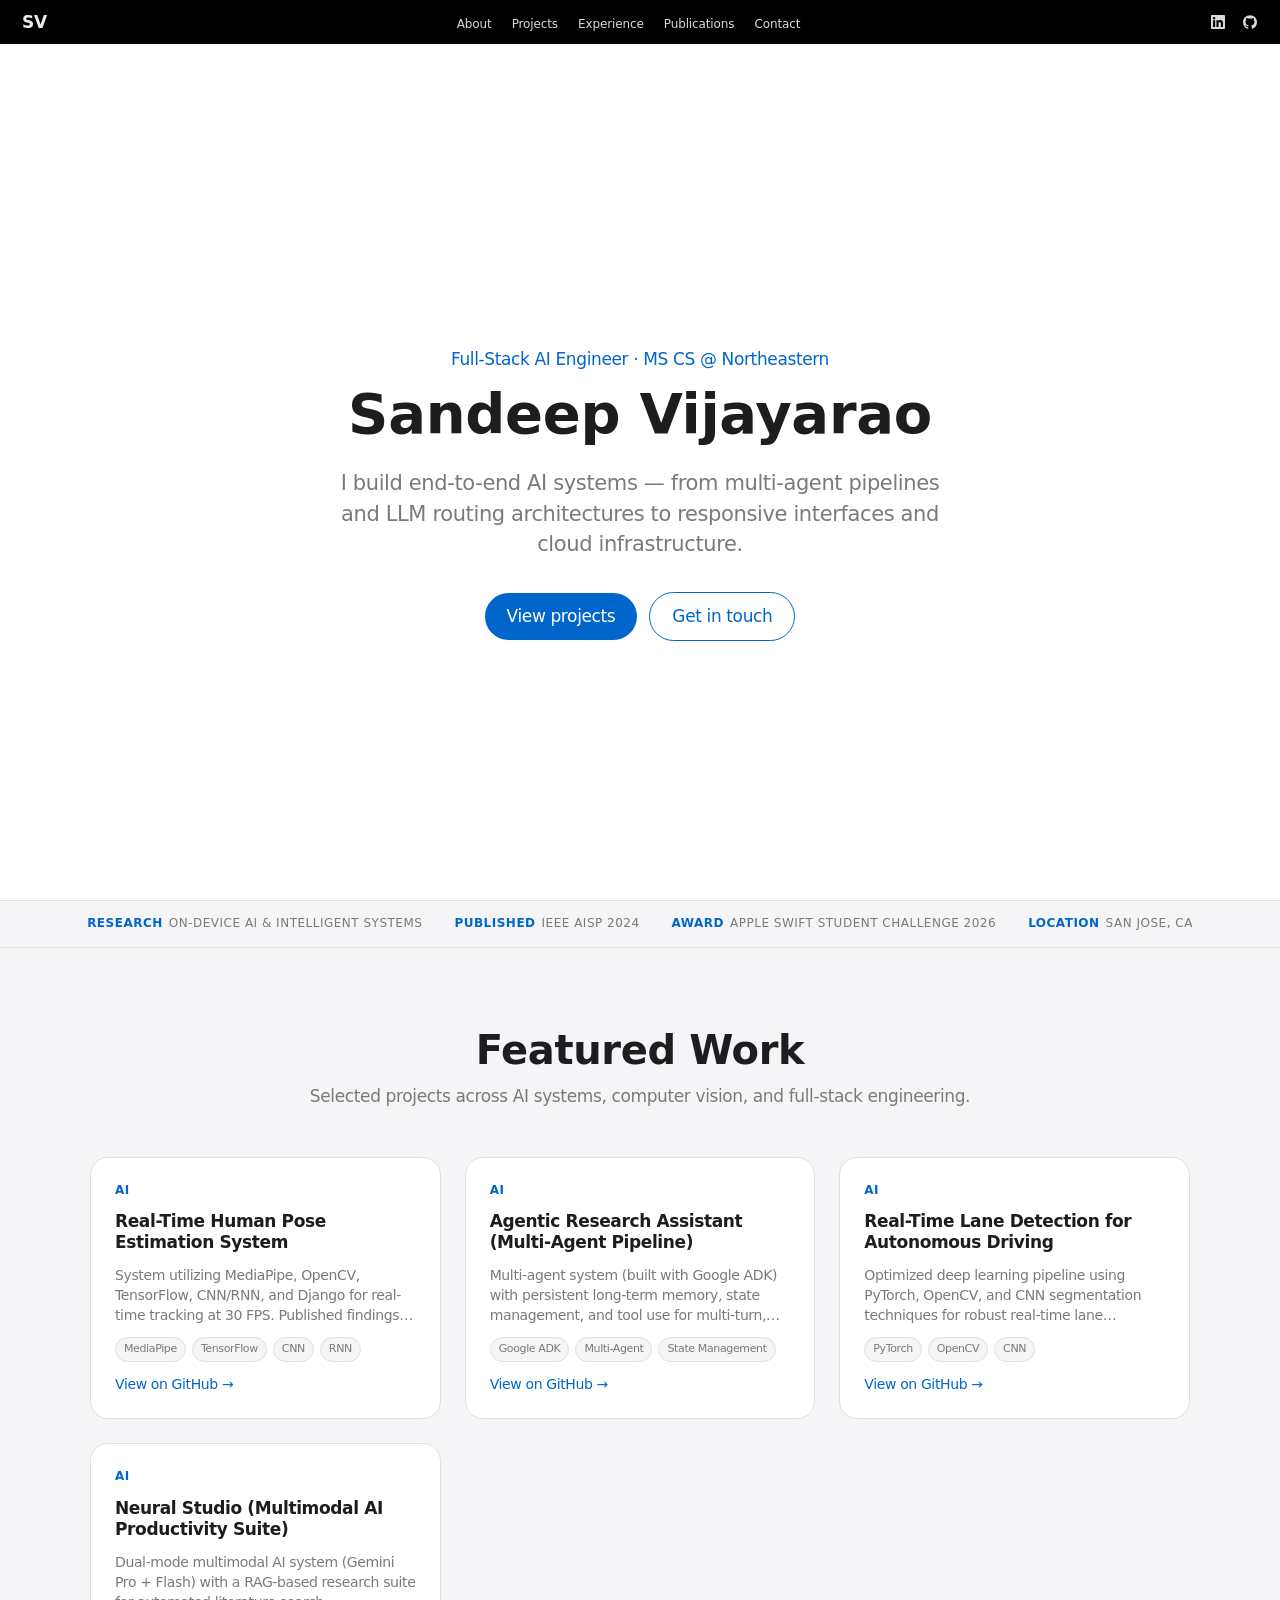
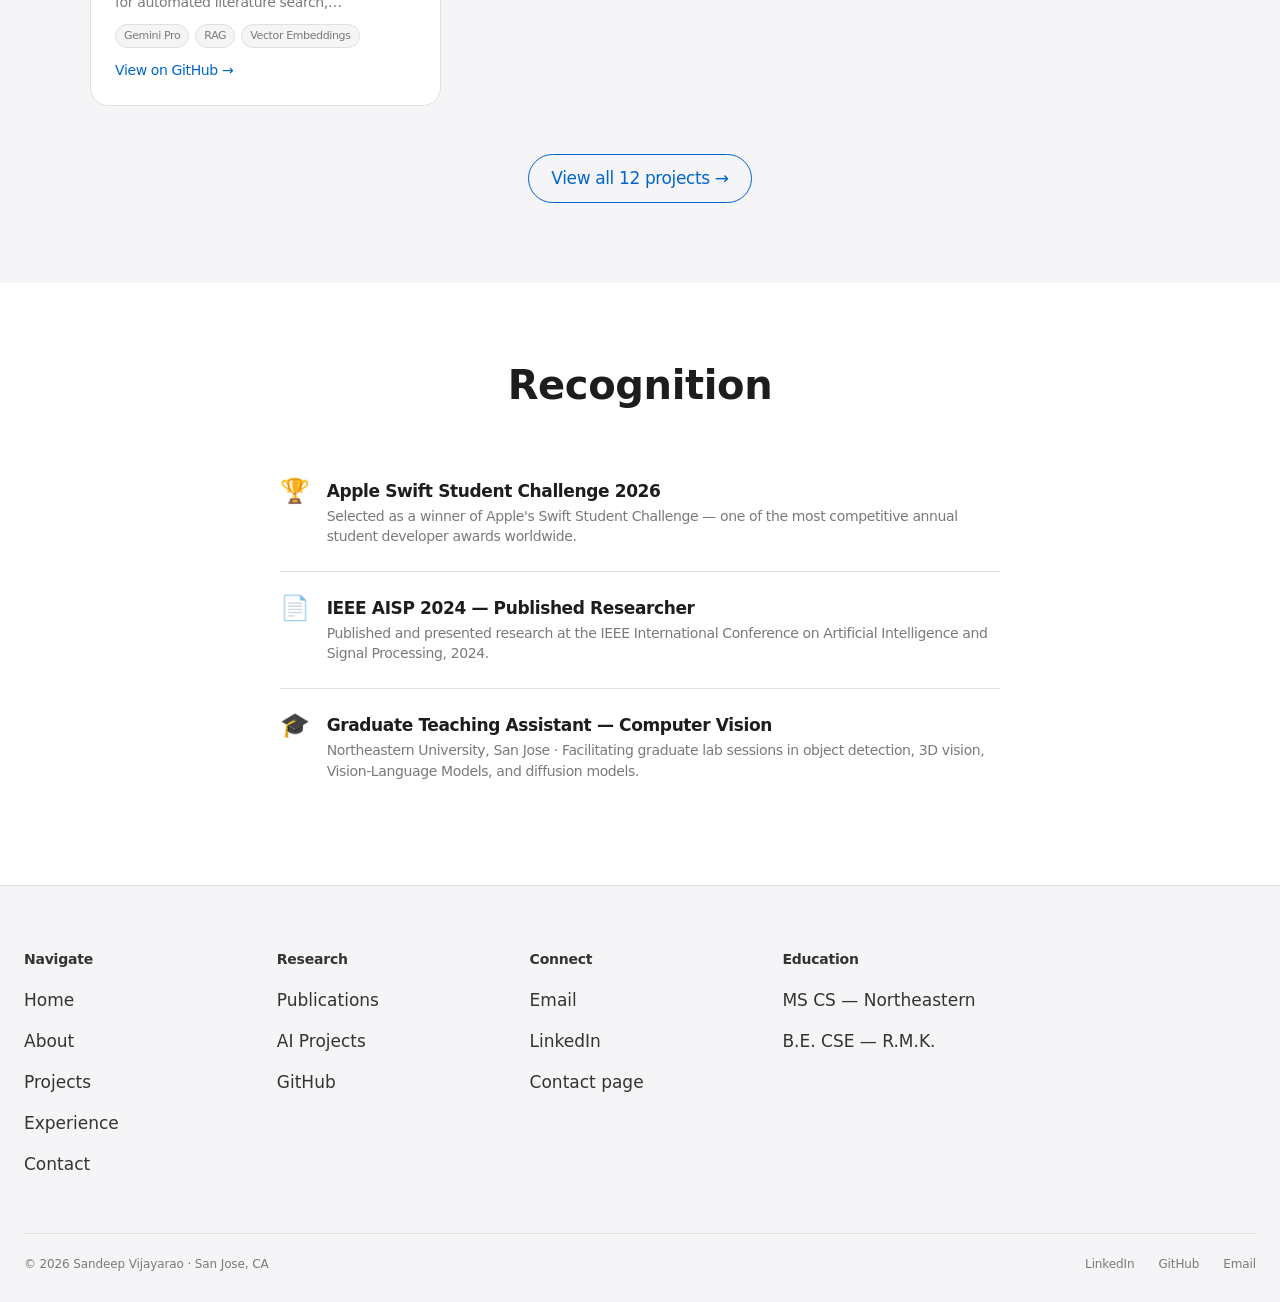
<file: index.html>
<!DOCTYPE html>
<html lang="en">
<head>
  <meta charset="UTF-8" />
  <meta name="viewport" content="width=device-width, initial-scale=1.0" />
  <title>Sandeep Vijayarao — Full-Stack AI Engineer</title>
  <link rel="stylesheet" href="styles.css" />
</head>
<body>

  <!-- ── Global Nav ──────────────────────────────────────────────── -->
  <nav class="global-nav portfolio-nav" role="navigation" aria-label="Global">
    <div class="global-nav__inner">
      <a class="global-nav__logo" href="index.html" aria-label="Home">
        <span class="global-nav__logo-text">SV</span>
      </a>
      <ul class="global-nav__links" role="list">
        <li><a href="about.html">About</a></li>
        <li><a href="projects.html">Projects</a></li>
        <li><a href="experience.html">Experience</a></li>
        <li><a href="experience.html#publications">Publications</a></li>
        <li><a href="contact.html">Contact</a></li>
      </ul>
      <div class="global-nav__actions">
        <a class="global-nav__icon-btn" href="https://linkedin.com/in/sandeepvijayarao" aria-label="LinkedIn" target="_blank" rel="noopener">
          <svg viewBox="0 0 24 24" aria-hidden="true"><path d="M20.447 20.452h-3.554v-5.569c0-1.328-.027-3.037-1.852-3.037-1.853 0-2.136 1.445-2.136 2.939v5.667H9.351V9h3.414v1.561h.046c.477-.9 1.637-1.85 3.37-1.85 3.601 0 4.267 2.37 4.267 5.455v6.286zM5.337 7.433a2.062 2.062 0 0 1-2.063-2.065 2.064 2.064 0 1 1 2.063 2.065zm1.782 13.019H3.555V9h3.564v11.452zM22.225 0H1.771C.792 0 0 .774 0 1.729v20.542C0 23.227.792 24 1.771 24h20.451C23.2 24 24 23.227 24 22.271V1.729C24 .774 23.2 0 22.222 0h.003z"/></svg>
        </a>
        <a class="global-nav__icon-btn" href="https://github.com/sandeepvijayarao09" aria-label="GitHub" target="_blank" rel="noopener">
          <svg viewBox="0 0 24 24" aria-hidden="true"><path d="M12 .297c-6.63 0-12 5.373-12 12 0 5.303 3.438 9.8 8.205 11.385.6.113.82-.258.82-.577 0-.285-.01-1.04-.015-2.04-3.338.724-4.042-1.61-4.042-1.61C4.422 18.07 3.633 17.7 3.633 17.7c-1.087-.744.084-.729.084-.729 1.205.084 1.838 1.236 1.838 1.236 1.07 1.835 2.809 1.305 3.495.998.108-.776.417-1.305.76-1.605-2.665-.3-5.466-1.332-5.466-5.93 0-1.31.465-2.38 1.235-3.22-.135-.303-.54-1.523.105-3.176 0 0 1.005-.322 3.3 1.23.96-.267 1.98-.399 3-.405 1.02.006 2.04.138 3 .405 2.28-1.552 3.285-1.23 3.285-1.23.645 1.653.24 2.873.12 3.176.765.84 1.23 1.91 1.23 3.22 0 4.61-2.805 5.625-5.475 5.92.42.36.81 1.096.81 2.22 0 1.606-.015 2.896-.015 3.286 0 .315.21.69.825.57C20.565 22.092 24 17.592 24 12.297c0-6.627-5.373-12-12-12"/></svg>
        </a>
      </div>
    </div>
  </nav>

  <!-- ── Page Body ─────────────────────────────────────────────────── -->
  <main class="page-body">

    <!-- ── Home Hero ─────────────────────────────────────────────── -->
    <section class="home-hero">
      <div class="home-hero__inner">
        <p class="home-hero__eyebrow">Full-Stack AI Engineer · MS CS @ Northeastern</p>
        <h1 class="home-hero__headline">Sandeep Vijayarao</h1>
        <p class="home-hero__sub">I build end-to-end AI systems — from multi-agent pipelines and LLM routing architectures to responsive interfaces and cloud infrastructure.</p>
        <div class="btn-ctas">
          <a class="btn-primary" href="projects.html">View projects</a>
          <a class="btn-secondary" href="contact.html">Get in touch</a>
        </div>
      </div>
    </section>

    <!-- ── Status Ticker ─────────────────────────────────────────── -->
    <div class="ticker">
      <div class="ticker__inner">
        <span><span class="ticker__label">Research</span>On-Device AI &amp; Intelligent Systems</span>
        <span><span class="ticker__label">Published</span>IEEE AISP 2024</span>
        <span><span class="ticker__label">Award</span>Apple Swift Student Challenge 2026</span>
        <span><span class="ticker__label">Location</span>San Jose, CA</span>
      </div>
    </div>

    <!-- ── Featured Projects ──────────────────────────────────────── -->
    <section class="section section--parchment">
      <div class="section__inner">
        <div class="section__head">
          <h2>Featured Work</h2>
          <p>Selected projects across AI systems, computer vision, and full-stack engineering.</p>
        </div>
        <div class="project-grid">

          <!-- Real-Time Pose Estimation -->
          <article class="project-card" data-category="ai">
            <p class="project-card__category">AI</p>
            <h3 class="project-card__title">Real-Time Human Pose Estimation System</h3>
            <p class="project-card__desc">System utilizing MediaPipe, OpenCV, TensorFlow, CNN/RNN, and Django for real-time tracking at 30 FPS. Published findings at IEEE AISP 2024.</p>
            <div class="project-card__tags">
              <span class="tag">MediaPipe</span>
              <span class="tag">TensorFlow</span>
              <span class="tag">CNN</span>
              <span class="tag">RNN</span>
            </div>
            <a class="text-link" style="font-size:14px;" href="https://github.com/sandeepvijayarao09/realtime-pose-estimation" target="_blank" rel="noopener">View on GitHub →</a>
          </article>

          <!-- Agentic Research Assistant -->
          <article class="project-card" data-category="ai">
            <p class="project-card__category">AI</p>
            <h3 class="project-card__title">Agentic Research Assistant (Multi-Agent Pipeline)</h3>
            <p class="project-card__desc">Multi-agent system (built with Google ADK) with persistent long-term memory, state management, and tool use for multi-turn, long-horizon task completion.</p>
            <div class="project-card__tags">
              <span class="tag">Google ADK</span>
              <span class="tag">Multi-Agent</span>
              <span class="tag">State Management</span>
            </div>
            <a class="text-link" style="font-size:14px;" href="https://github.com/sandeepvijayarao09/agentic-research-assistant" target="_blank" rel="noopener">View on GitHub →</a>
          </article>

          <!-- Real-Time Lane Detection -->
          <article class="project-card" data-category="ai">
            <p class="project-card__category">AI</p>
            <h3 class="project-card__title">Real-Time Lane Detection for Autonomous Driving</h3>
            <p class="project-card__desc">Optimized deep learning pipeline using PyTorch, OpenCV, and CNN segmentation techniques for robust real-time lane detection across varied environmental conditions.</p>
            <div class="project-card__tags">
              <span class="tag">PyTorch</span>
              <span class="tag">OpenCV</span>
              <span class="tag">CNN</span>
            </div>
            <a class="text-link" style="font-size:14px;" href="https://github.com/sandeepvijayarao09/realtime-lane-detection" target="_blank" rel="noopener">View on GitHub →</a>
          </article>

          <!-- Neural Studio -->
          <article class="project-card" data-category="ai">
            <p class="project-card__category">AI</p>
            <h3 class="project-card__title">Neural Studio (Multimodal AI Productivity Suite)</h3>
            <p class="project-card__desc">Dual-mode multimodal AI system (Gemini Pro + Flash) with a RAG-based research suite for automated literature search, synchronized multi-user brainstorming, and content creation workflows.</p>
            <div class="project-card__tags">
              <span class="tag">Gemini Pro</span>
              <span class="tag">RAG</span>
              <span class="tag">Vector Embeddings</span>
            </div>
            <a class="text-link" style="font-size:14px;" href="https://github.com/sandeepvijayarao09/Gemini-Devpost-Hackathon-Feb09" target="_blank" rel="noopener">View on GitHub →</a>
          </article>

        </div>
        <div style="text-align:center;margin-top:var(--sp-xxl);">
          <a class="btn-secondary" href="projects.html">View all 12 projects →</a>
        </div>
      </div>
    </section>

    <!-- ── Recognition ────────────────────────────────────────────── -->
    <section class="section section--white">
      <div class="section__inner">
        <div class="section__head">
          <h2>Recognition</h2>
        </div>
        <ul class="award-list">
          <li>
            <span class="award-icon">🏆</span>
            <div>
              <p class="award-title">Apple Swift Student Challenge 2026</p>
              <p class="award-desc">Selected as a winner of Apple's Swift Student Challenge — one of the most competitive annual student developer awards worldwide.</p>
            </div>
          </li>
          <li>
            <span class="award-icon">📄</span>
            <div>
              <p class="award-title">IEEE AISP 2024 — Published Researcher</p>
              <p class="award-desc">Published and presented research at the IEEE International Conference on Artificial Intelligence and Signal Processing, 2024.</p>
            </div>
          </li>
          <li>
            <span class="award-icon">🎓</span>
            <div>
              <p class="award-title">Graduate Teaching Assistant — Computer Vision</p>
              <p class="award-desc">Northeastern University, San Jose · Facilitating graduate lab sessions in object detection, 3D vision, Vision-Language Models, and diffusion models.</p>
            </div>
          </li>
        </ul>
      </div>
    </section>

  </main>

  <!-- ── Footer ──────────────────────────────────────────────────── -->
  <footer>
    <div class="footer__inner">
      <div class="footer__cols">
        <div class="footer__col">
          <h3>Navigate</h3>
          <ul>
            <li><a href="index.html">Home</a></li>
            <li><a href="about.html">About</a></li>
            <li><a href="projects.html">Projects</a></li>
            <li><a href="experience.html">Experience</a></li>
            <li><a href="contact.html">Contact</a></li>
          </ul>
        </div>
        <div class="footer__col">
          <h3>Research</h3>
          <ul>
            <li><a href="experience.html#publications">Publications</a></li>
            <li><a href="projects.html">AI Projects</a></li>
            <li><a href="https://github.com/sandeepvijayarao09" target="_blank" rel="noopener">GitHub</a></li>
          </ul>
        </div>
        <div class="footer__col">
          <h3>Connect</h3>
          <ul>
            <li><a href="mailto:sandeepvijayarao09@gmail.com">Email</a></li>
            <li><a href="https://linkedin.com/in/sandeepvijayarao" target="_blank" rel="noopener">LinkedIn</a></li>
            <li><a href="contact.html">Contact page</a></li>
          </ul>
        </div>
        <div class="footer__col">
          <h3>Education</h3>
          <ul>
            <li><a href="experience.html#education">MS CS — Northeastern</a></li>
            <li><a href="experience.html#education">B.E. CSE — R.M.K.</a></li>
          </ul>
        </div>
      </div>
      <div class="footer__legal">
        <span>© 2026 Sandeep Vijayarao · San Jose, CA</span>
        <ul class="footer__legal-links">
          <li><a href="https://linkedin.com/in/sandeepvijayarao" target="_blank" rel="noopener">LinkedIn</a></li>
          <li><a href="https://github.com/sandeepvijayarao09" target="_blank" rel="noopener">GitHub</a></li>
          <li><a href="mailto:sandeepvijayarao09@gmail.com">Email</a></li>
        </ul>
      </div>
    </div>
  </footer>

</body>
</html>
</file>
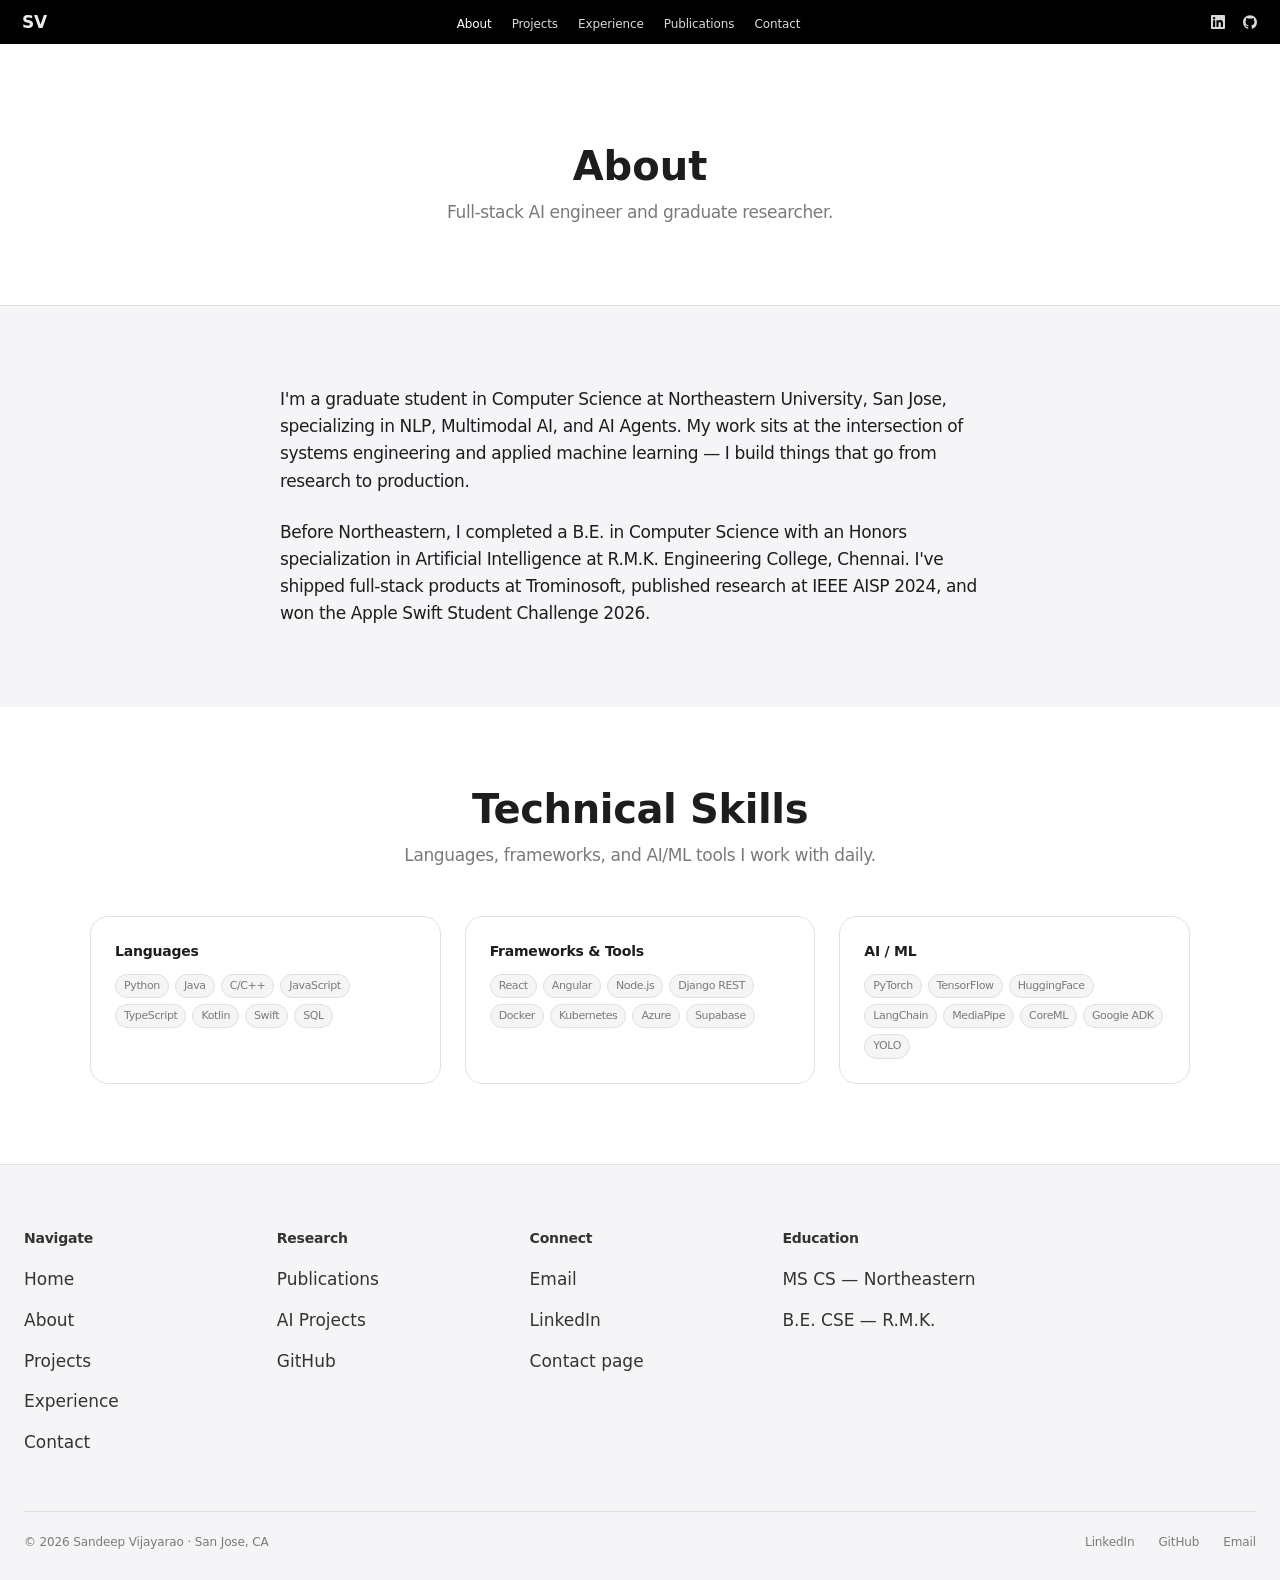
<file: about.html>
<!DOCTYPE html>
<html lang="en">
<head>
  <meta charset="UTF-8" />
  <meta name="viewport" content="width=device-width, initial-scale=1.0" />
  <title>About — Sandeep Vijayarao</title>
  <link rel="stylesheet" href="styles.css" />
</head>
<body>

  <!-- ── Global Nav ──────────────────────────────────────────────── -->
  <nav class="global-nav portfolio-nav" role="navigation" aria-label="Global">
    <div class="global-nav__inner">
      <a class="global-nav__logo" href="index.html" aria-label="Home">
        <span class="global-nav__logo-text">SV</span>
      </a>
      <ul class="global-nav__links" role="list">
        <li><a href="about.html" class="active">About</a></li>
        <li><a href="projects.html">Projects</a></li>
        <li><a href="experience.html">Experience</a></li>
        <li><a href="experience.html#publications">Publications</a></li>
        <li><a href="contact.html">Contact</a></li>
      </ul>
      <div class="global-nav__actions">
        <a class="global-nav__icon-btn" href="https://linkedin.com/in/sandeepvijayarao" aria-label="LinkedIn" target="_blank" rel="noopener">
          <svg viewBox="0 0 24 24" aria-hidden="true"><path d="M20.447 20.452h-3.554v-5.569c0-1.328-.027-3.037-1.852-3.037-1.853 0-2.136 1.445-2.136 2.939v5.667H9.351V9h3.414v1.561h.046c.477-.9 1.637-1.85 3.37-1.85 3.601 0 4.267 2.37 4.267 5.455v6.286zM5.337 7.433a2.062 2.062 0 0 1-2.063-2.065 2.064 2.064 0 1 1 2.063 2.065zm1.782 13.019H3.555V9h3.564v11.452zM22.225 0H1.771C.792 0 0 .774 0 1.729v20.542C0 23.227.792 24 1.771 24h20.451C23.2 24 24 23.227 24 22.271V1.729C24 .774 23.2 0 22.222 0h.003z"/></svg>
        </a>
        <a class="global-nav__icon-btn" href="https://github.com/sandeepvijayarao09" aria-label="GitHub" target="_blank" rel="noopener">
          <svg viewBox="0 0 24 24" aria-hidden="true"><path d="M12 .297c-6.63 0-12 5.373-12 12 0 5.303 3.438 9.8 8.205 11.385.6.113.82-.258.82-.577 0-.285-.01-1.04-.015-2.04-3.338.724-4.042-1.61-4.042-1.61C4.422 18.07 3.633 17.7 3.633 17.7c-1.087-.744.084-.729.084-.729 1.205.084 1.838 1.236 1.838 1.236 1.07 1.835 2.809 1.305 3.495.998.108-.776.417-1.305.76-1.605-2.665-.3-5.466-1.332-5.466-5.93 0-1.31.465-2.38 1.235-3.22-.135-.303-.54-1.523.105-3.176 0 0 1.005-.322 3.3 1.23.96-.267 1.98-.399 3-.405 1.02.006 2.04.138 3 .405 2.28-1.552 3.285-1.23 3.285-1.23.645 1.653.24 2.873.12 3.176.765.84 1.23 1.91 1.23 3.22 0 4.61-2.805 5.625-5.475 5.92.42.36.81 1.096.81 2.22 0 1.606-.015 2.896-.015 3.286 0 .315.21.69.825.57C20.565 22.092 24 17.592 24 12.297c0-6.627-5.373-12-12-12"/></svg>
        </a>
      </div>
    </div>
  </nav>

  <!-- ── Page Body ─────────────────────────────────────────────────── -->
  <main class="page-body">

    <!-- ── Page Hero ─────────────────────────────────────────────── -->
    <section class="page-hero">
      <h1>About</h1>
      <p>Full-stack AI engineer and graduate researcher.</p>
    </section>

    <!-- ── Bio ───────────────────────────────────────────────────── -->
    <section class="section section--parchment">
      <div class="section__inner" style="max-width:720px;">
        <p style="font-size:17px;line-height:1.6;color:var(--ink);margin-bottom:var(--sp-lg);">
          I'm a graduate student in Computer Science at Northeastern University, San Jose, specializing in NLP, Multimodal AI, and AI Agents. My work sits at the intersection of systems engineering and applied machine learning — I build things that go from research to production.
        </p>
        <p style="font-size:17px;line-height:1.6;color:var(--ink);">
          Before Northeastern, I completed a B.E. in Computer Science with an Honors specialization in Artificial Intelligence at R.M.K. Engineering College, Chennai. I've shipped full-stack products at Trominosoft, published research at IEEE AISP 2024, and won the Apple Swift Student Challenge 2026.
        </p>
      </div>
    </section>

    <!-- ── Technical Skills ───────────────────────────────────────── -->
    <section class="section section--white">
      <div class="section__inner">
        <div class="section__head">
          <h2>Technical Skills</h2>
          <p>Languages, frameworks, and AI/ML tools I work with daily.</p>
        </div>
        <div class="skills-grid">

          <div class="skill-block">
            <p class="skill-block__title">Languages</p>
            <div class="skill-block__list">
              <span class="tag">Python</span>
              <span class="tag">Java</span>
              <span class="tag">C/C++</span>
              <span class="tag">JavaScript</span>
              <span class="tag">TypeScript</span>
              <span class="tag">Kotlin</span>
              <span class="tag">Swift</span>
              <span class="tag">SQL</span>
            </div>
          </div>

          <div class="skill-block">
            <p class="skill-block__title">Frameworks &amp; Tools</p>
            <div class="skill-block__list">
              <span class="tag">React</span>
              <span class="tag">Angular</span>
              <span class="tag">Node.js</span>
              <span class="tag">Django REST</span>
              <span class="tag">Docker</span>
              <span class="tag">Kubernetes</span>
              <span class="tag">Azure</span>
              <span class="tag">Supabase</span>
            </div>
          </div>

          <div class="skill-block">
            <p class="skill-block__title">AI / ML</p>
            <div class="skill-block__list">
              <span class="tag">PyTorch</span>
              <span class="tag">TensorFlow</span>
              <span class="tag">HuggingFace</span>
              <span class="tag">LangChain</span>
              <span class="tag">MediaPipe</span>
              <span class="tag">CoreML</span>
              <span class="tag">Google ADK</span>
              <span class="tag">YOLO</span>
            </div>
          </div>

        </div>
      </div>
    </section>

  </main>

  <!-- ── Footer ──────────────────────────────────────────────────── -->
  <footer>
    <div class="footer__inner">
      <div class="footer__cols">
        <div class="footer__col">
          <h3>Navigate</h3>
          <ul>
            <li><a href="index.html">Home</a></li>
            <li><a href="about.html">About</a></li>
            <li><a href="projects.html">Projects</a></li>
            <li><a href="experience.html">Experience</a></li>
            <li><a href="contact.html">Contact</a></li>
          </ul>
        </div>
        <div class="footer__col">
          <h3>Research</h3>
          <ul>
            <li><a href="experience.html#publications">Publications</a></li>
            <li><a href="projects.html">AI Projects</a></li>
            <li><a href="https://github.com/sandeepvijayarao09" target="_blank" rel="noopener">GitHub</a></li>
          </ul>
        </div>
        <div class="footer__col">
          <h3>Connect</h3>
          <ul>
            <li><a href="mailto:sandeepvijayarao09@gmail.com">Email</a></li>
            <li><a href="https://linkedin.com/in/sandeepvijayarao" target="_blank" rel="noopener">LinkedIn</a></li>
            <li><a href="contact.html">Contact page</a></li>
          </ul>
        </div>
        <div class="footer__col">
          <h3>Education</h3>
          <ul>
            <li><a href="experience.html#education">MS CS — Northeastern</a></li>
            <li><a href="experience.html#education">B.E. CSE — R.M.K.</a></li>
          </ul>
        </div>
      </div>
      <div class="footer__legal">
        <span>© 2026 Sandeep Vijayarao · San Jose, CA</span>
        <ul class="footer__legal-links">
          <li><a href="https://linkedin.com/in/sandeepvijayarao" target="_blank" rel="noopener">LinkedIn</a></li>
          <li><a href="https://github.com/sandeepvijayarao09" target="_blank" rel="noopener">GitHub</a></li>
          <li><a href="mailto:sandeepvijayarao09@gmail.com">Email</a></li>
        </ul>
      </div>
    </div>
  </footer>

</body>
</html>
</file>
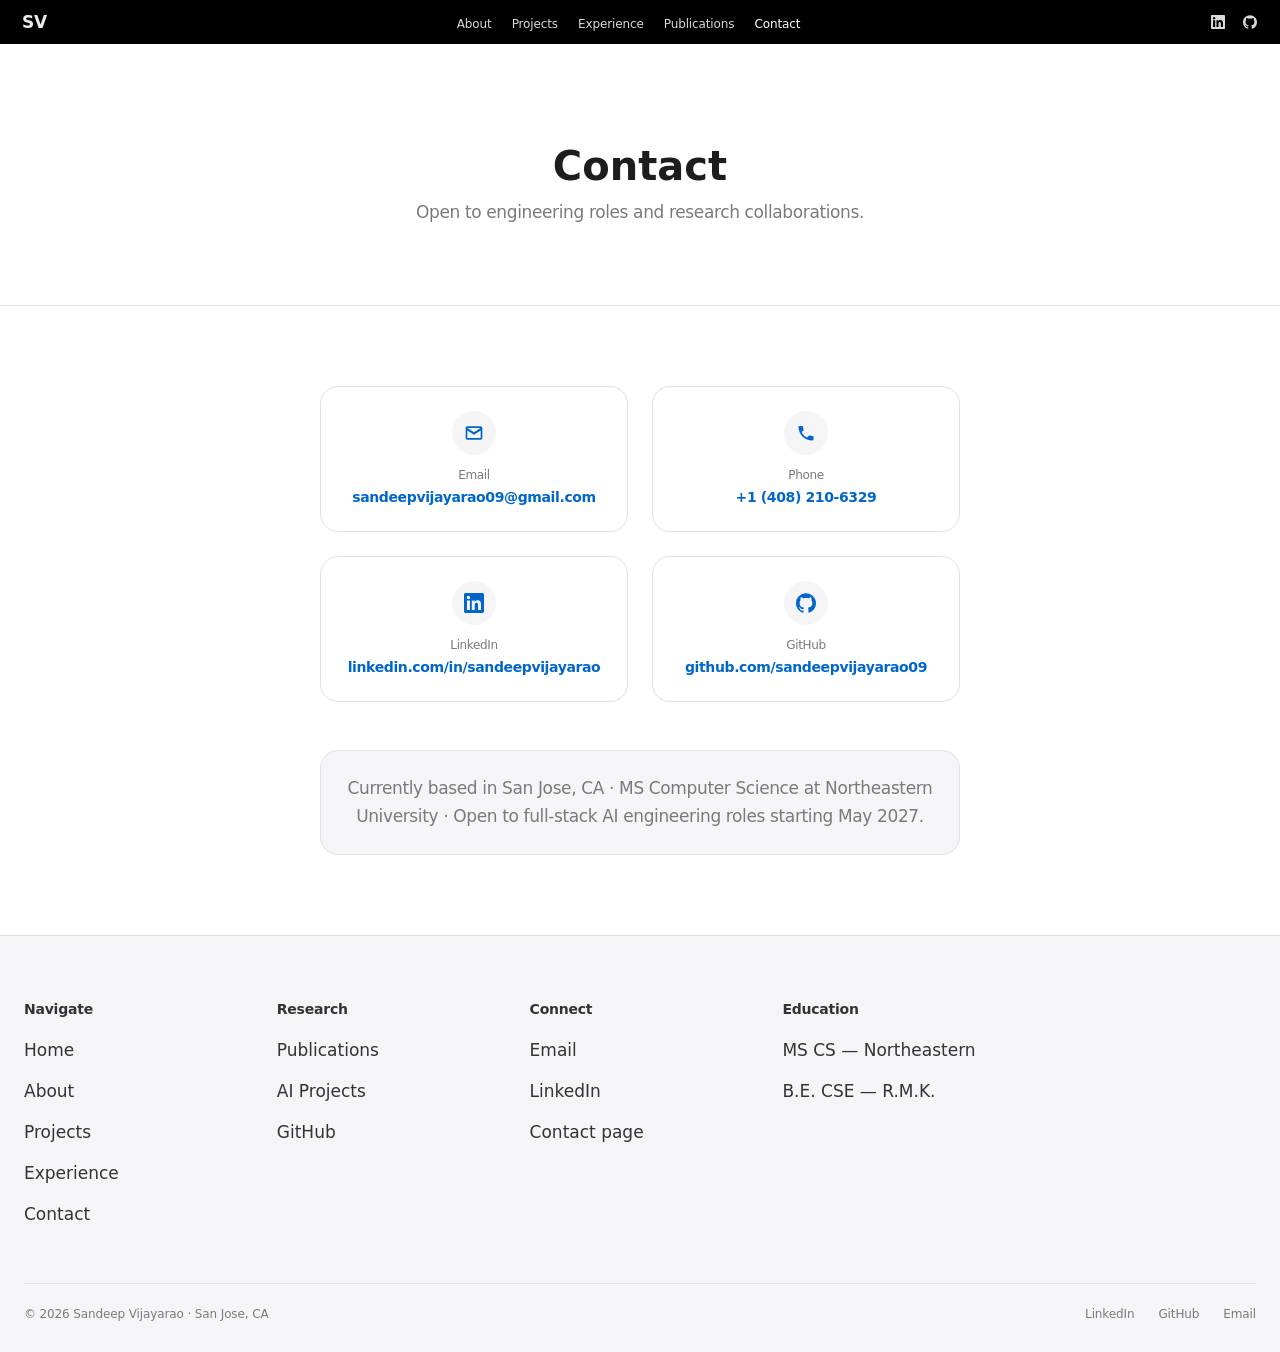
<file: contact.html>
<!DOCTYPE html>
<html lang="en">
<head>
  <meta charset="UTF-8" />
  <meta name="viewport" content="width=device-width, initial-scale=1.0" />
  <title>Contact — Sandeep Vijayarao</title>
  <link rel="stylesheet" href="styles.css" />
</head>
<body>

  <!-- ── Global Nav ──────────────────────────────────────────────── -->
  <nav class="global-nav portfolio-nav" role="navigation" aria-label="Global">
    <div class="global-nav__inner">
      <a class="global-nav__logo" href="index.html" aria-label="Home">
        <span class="global-nav__logo-text">SV</span>
      </a>
      <ul class="global-nav__links" role="list">
        <li><a href="about.html">About</a></li>
        <li><a href="projects.html">Projects</a></li>
        <li><a href="experience.html">Experience</a></li>
        <li><a href="experience.html#publications">Publications</a></li>
        <li><a href="contact.html" class="active">Contact</a></li>
      </ul>
      <div class="global-nav__actions">
        <a class="global-nav__icon-btn" href="https://linkedin.com/in/sandeepvijayarao" aria-label="LinkedIn" target="_blank" rel="noopener">
          <svg viewBox="0 0 24 24" aria-hidden="true"><path d="M20.447 20.452h-3.554v-5.569c0-1.328-.027-3.037-1.852-3.037-1.853 0-2.136 1.445-2.136 2.939v5.667H9.351V9h3.414v1.561h.046c.477-.9 1.637-1.85 3.37-1.85 3.601 0 4.267 2.37 4.267 5.455v6.286zM5.337 7.433a2.062 2.062 0 0 1-2.063-2.065 2.064 2.064 0 1 1 2.063 2.065zm1.782 13.019H3.555V9h3.564v11.452zM22.225 0H1.771C.792 0 0 .774 0 1.729v20.542C0 23.227.792 24 1.771 24h20.451C23.2 24 24 23.227 24 22.271V1.729C24 .774 23.2 0 22.222 0h.003z"/></svg>
        </a>
        <a class="global-nav__icon-btn" href="https://github.com/sandeepvijayarao09" aria-label="GitHub" target="_blank" rel="noopener">
          <svg viewBox="0 0 24 24" aria-hidden="true"><path d="M12 .297c-6.63 0-12 5.373-12 12 0 5.303 3.438 9.8 8.205 11.385.6.113.82-.258.82-.577 0-.285-.01-1.04-.015-2.04-3.338.724-4.042-1.61-4.042-1.61C4.422 18.07 3.633 17.7 3.633 17.7c-1.087-.744.084-.729.084-.729 1.205.084 1.838 1.236 1.838 1.236 1.07 1.835 2.809 1.305 3.495.998.108-.776.417-1.305.76-1.605-2.665-.3-5.466-1.332-5.466-5.93 0-1.31.465-2.38 1.235-3.22-.135-.303-.54-1.523.105-3.176 0 0 1.005-.322 3.3 1.23.96-.267 1.98-.399 3-.405 1.02.006 2.04.138 3 .405 2.28-1.552 3.285-1.23 3.285-1.23.645 1.653.24 2.873.12 3.176.765.84 1.23 1.91 1.23 3.22 0 4.61-2.805 5.625-5.475 5.92.42.36.81 1.096.81 2.22 0 1.606-.015 2.896-.015 3.286 0 .315.21.69.825.57C20.565 22.092 24 17.592 24 12.297c0-6.627-5.373-12-12-12"/></svg>
        </a>
      </div>
    </div>
  </nav>

  <!-- ── Page Body ─────────────────────────────────────────────────── -->
  <main class="page-body">

    <!-- ── Page Hero ─────────────────────────────────────────────── -->
    <section class="page-hero">
      <h1>Contact</h1>
      <p>Open to engineering roles and research collaborations.</p>
    </section>

    <!-- ── Contact Cards ─────────────────────────────────────────── -->
    <section class="section section--white">
      <div class="section__inner">
        <div class="contact-grid">

          <!-- Email -->
          <a class="contact-card" href="mailto:sandeepvijayarao09@gmail.com">
            <div class="contact-card__icon">
              <!-- Envelope SVG -->
              <svg viewBox="0 0 24 24" aria-hidden="true">
                <path d="M20 4H4a2 2 0 0 0-2 2v12a2 2 0 0 0 2 2h16a2 2 0 0 0 2-2V6a2 2 0 0 0-2-2zm0 2-8 5-8-5h16zm0 12H4V9l8 5 8-5v9z"/>
              </svg>
            </div>
            <p class="contact-card__label">Email</p>
            <p class="contact-card__value">sandeepvijayarao09@gmail.com</p>
          </a>

          <!-- Phone -->
          <a class="contact-card" href="tel:+14082106329">
            <div class="contact-card__icon">
              <!-- Phone SVG -->
              <svg viewBox="0 0 24 24" aria-hidden="true">
                <path d="M6.6 10.8c1.4 2.8 3.8 5.1 6.6 6.6l2.2-2.2c.3-.3.7-.4 1-.2 1.1.4 2.3.6 3.6.6.6 0 1 .4 1 1V20c0 .6-.4 1-1 1C10.4 21 3 13.6 3 4.5c0-.5.4-1 1-1H7.5c.6 0 1 .4 1 1 0 1.3.2 2.5.6 3.6.1.3 0 .7-.2 1L6.6 10.8z"/>
              </svg>
            </div>
            <p class="contact-card__label">Phone</p>
            <p class="contact-card__value">+1 (408) 210-6329</p>
          </a>

          <!-- LinkedIn -->
          <a class="contact-card" href="https://linkedin.com/in/sandeepvijayarao" target="_blank" rel="noopener">
            <div class="contact-card__icon">
              <svg viewBox="0 0 24 24" aria-hidden="true"><path d="M20.447 20.452h-3.554v-5.569c0-1.328-.027-3.037-1.852-3.037-1.853 0-2.136 1.445-2.136 2.939v5.667H9.351V9h3.414v1.561h.046c.477-.9 1.637-1.85 3.37-1.85 3.601 0 4.267 2.37 4.267 5.455v6.286zM5.337 7.433a2.062 2.062 0 0 1-2.063-2.065 2.064 2.064 0 1 1 2.063 2.065zm1.782 13.019H3.555V9h3.564v11.452zM22.225 0H1.771C.792 0 0 .774 0 1.729v20.542C0 23.227.792 24 1.771 24h20.451C23.2 24 24 23.227 24 22.271V1.729C24 .774 23.2 0 22.222 0h.003z"/></svg>
            </div>
            <p class="contact-card__label">LinkedIn</p>
            <p class="contact-card__value">linkedin.com/in/sandeepvijayarao</p>
          </a>

          <!-- GitHub -->
          <a class="contact-card" href="https://github.com/sandeepvijayarao09" target="_blank" rel="noopener">
            <div class="contact-card__icon">
              <svg viewBox="0 0 24 24" aria-hidden="true"><path d="M12 .297c-6.63 0-12 5.373-12 12 0 5.303 3.438 9.8 8.205 11.385.6.113.82-.258.82-.577 0-.285-.01-1.04-.015-2.04-3.338.724-4.042-1.61-4.042-1.61C4.422 18.07 3.633 17.7 3.633 17.7c-1.087-.744.084-.729.084-.729 1.205.084 1.838 1.236 1.838 1.236 1.07 1.835 2.809 1.305 3.495.998.108-.776.417-1.305.76-1.605-2.665-.3-5.466-1.332-5.466-5.93 0-1.31.465-2.38 1.235-3.22-.135-.303-.54-1.523.105-3.176 0 0 1.005-.322 3.3 1.23.96-.267 1.98-.399 3-.405 1.02.006 2.04.138 3 .405 2.28-1.552 3.285-1.23 3.285-1.23.645 1.653.24 2.873.12 3.176.765.84 1.23 1.91 1.23 3.22 0 4.61-2.805 5.625-5.475 5.92.42.36.81 1.096.81 2.22 0 1.606-.015 2.896-.015 3.286 0 .315.21.69.825.57C20.565 22.092 24 17.592 24 12.297c0-6.627-5.373-12-12-12"/></svg>
            </div>
            <p class="contact-card__label">GitHub</p>
            <p class="contact-card__value">github.com/sandeepvijayarao09</p>
          </a>

        </div>

        <!-- Status tile -->
        <div style="
          max-width:640px;
          margin:var(--sp-xxl) auto 0;
          background:var(--canvas-parchment);
          border:1px solid var(--hairline);
          border-radius:var(--r-lg);
          padding:var(--sp-lg);
          text-align:center;
        ">
          <p style="font-size:17px;color:var(--ink-muted-48);line-height:1.6;">
            Currently based in San Jose, CA · MS Computer Science at Northeastern University · Open to full-stack AI engineering roles starting May 2027.
          </p>
        </div>

      </div>
    </section>

  </main>

  <!-- ── Footer ──────────────────────────────────────────────────── -->
  <footer>
    <div class="footer__inner">
      <div class="footer__cols">
        <div class="footer__col">
          <h3>Navigate</h3>
          <ul>
            <li><a href="index.html">Home</a></li>
            <li><a href="about.html">About</a></li>
            <li><a href="projects.html">Projects</a></li>
            <li><a href="experience.html">Experience</a></li>
            <li><a href="contact.html">Contact</a></li>
          </ul>
        </div>
        <div class="footer__col">
          <h3>Research</h3>
          <ul>
            <li><a href="experience.html#publications">Publications</a></li>
            <li><a href="projects.html">AI Projects</a></li>
            <li><a href="https://github.com/sandeepvijayarao09" target="_blank" rel="noopener">GitHub</a></li>
          </ul>
        </div>
        <div class="footer__col">
          <h3>Connect</h3>
          <ul>
            <li><a href="mailto:sandeepvijayarao09@gmail.com">Email</a></li>
            <li><a href="https://linkedin.com/in/sandeepvijayarao" target="_blank" rel="noopener">LinkedIn</a></li>
            <li><a href="contact.html">Contact page</a></li>
          </ul>
        </div>
        <div class="footer__col">
          <h3>Education</h3>
          <ul>
            <li><a href="experience.html#education">MS CS — Northeastern</a></li>
            <li><a href="experience.html#education">B.E. CSE — R.M.K.</a></li>
          </ul>
        </div>
      </div>
      <div class="footer__legal">
        <span>© 2026 Sandeep Vijayarao · San Jose, CA</span>
        <ul class="footer__legal-links">
          <li><a href="https://linkedin.com/in/sandeepvijayarao" target="_blank" rel="noopener">LinkedIn</a></li>
          <li><a href="https://github.com/sandeepvijayarao09" target="_blank" rel="noopener">GitHub</a></li>
          <li><a href="mailto:sandeepvijayarao09@gmail.com">Email</a></li>
        </ul>
      </div>
    </div>
  </footer>

</body>
</html>
</file>
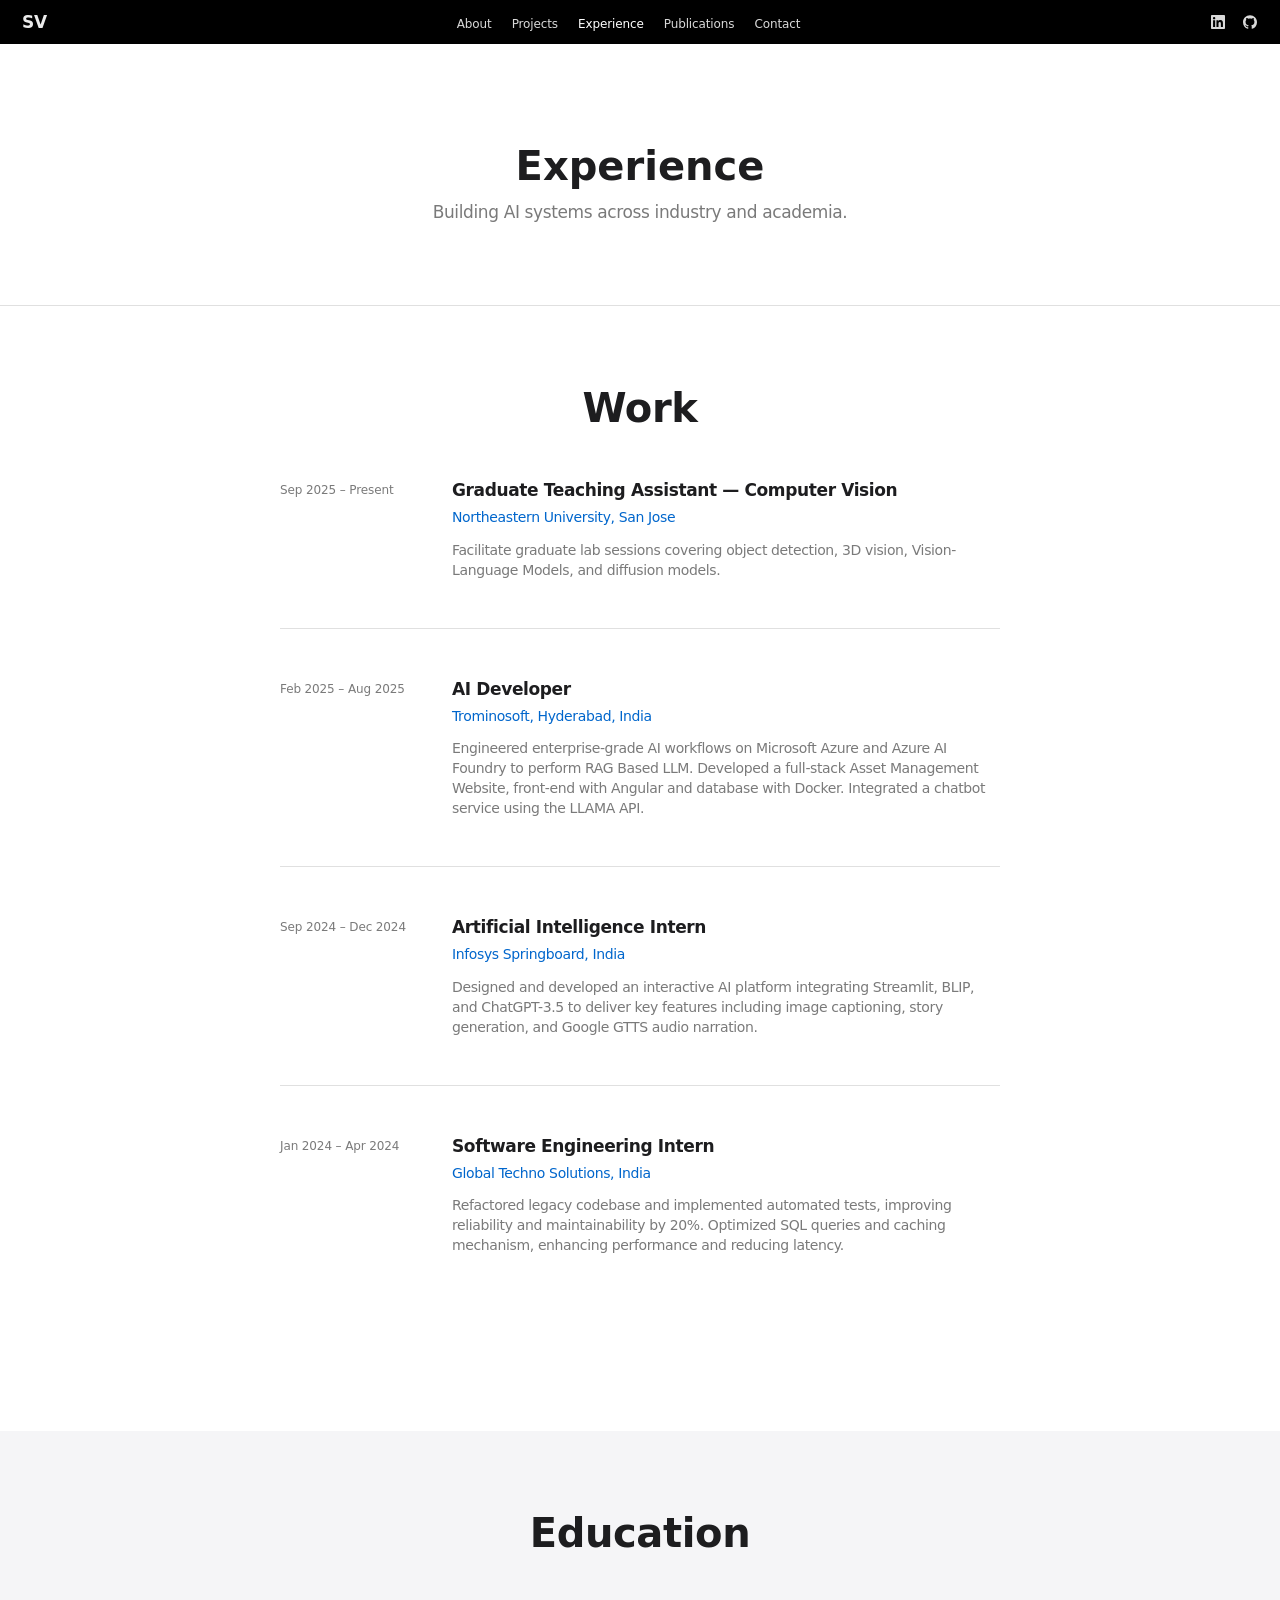
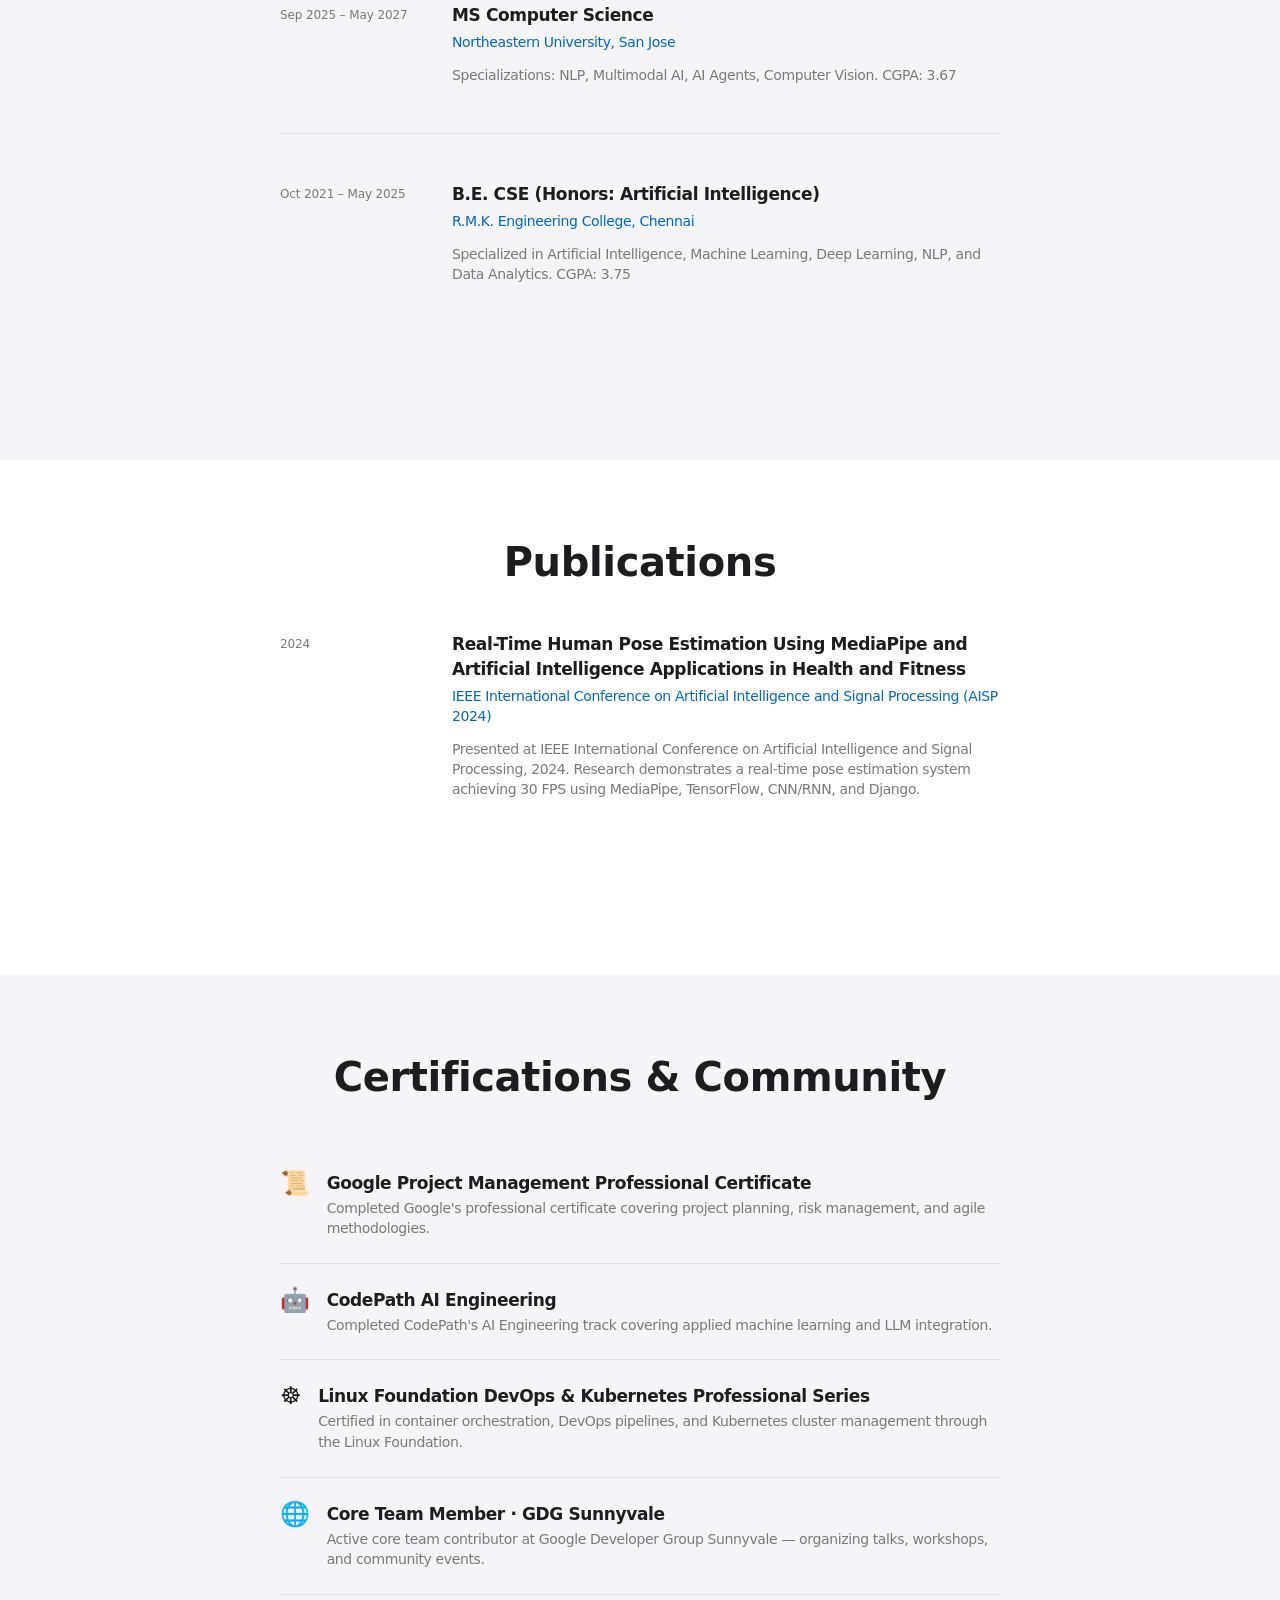
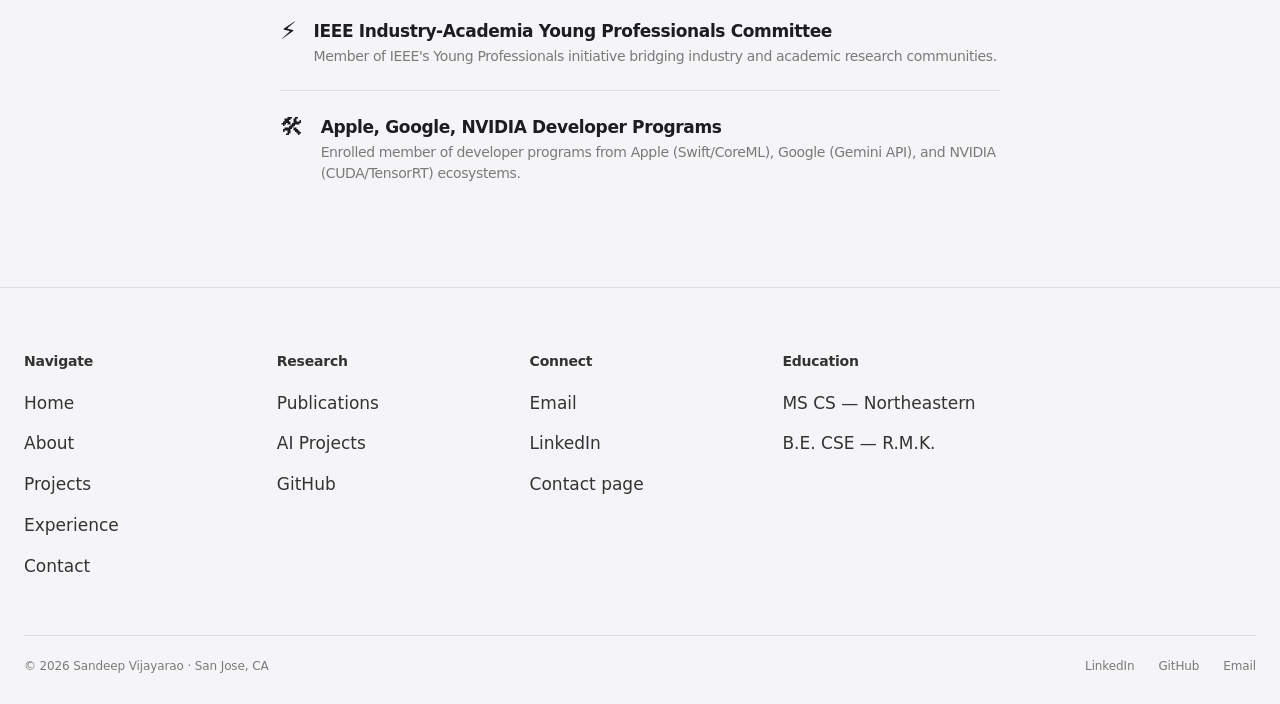
<file: experience.html>
<!DOCTYPE html>
<html lang="en">
<head>
  <meta charset="UTF-8" />
  <meta name="viewport" content="width=device-width, initial-scale=1.0" />
  <title>Experience — Sandeep Vijayarao</title>
  <link rel="stylesheet" href="styles.css" />
</head>
<body>

  <!-- ── Global Nav ──────────────────────────────────────────────── -->
  <nav class="global-nav portfolio-nav" role="navigation" aria-label="Global">
    <div class="global-nav__inner">
      <a class="global-nav__logo" href="index.html" aria-label="Home">
        <span class="global-nav__logo-text">SV</span>
      </a>
      <ul class="global-nav__links" role="list">
        <li><a href="about.html">About</a></li>
        <li><a href="projects.html">Projects</a></li>
        <li><a href="experience.html" class="active">Experience</a></li>
        <li><a href="experience.html#publications">Publications</a></li>
        <li><a href="contact.html">Contact</a></li>
      </ul>
      <div class="global-nav__actions">
        <a class="global-nav__icon-btn" href="https://linkedin.com/in/sandeepvijayarao" aria-label="LinkedIn" target="_blank" rel="noopener">
          <svg viewBox="0 0 24 24" aria-hidden="true"><path d="M20.447 20.452h-3.554v-5.569c0-1.328-.027-3.037-1.852-3.037-1.853 0-2.136 1.445-2.136 2.939v5.667H9.351V9h3.414v1.561h.046c.477-.9 1.637-1.85 3.37-1.85 3.601 0 4.267 2.37 4.267 5.455v6.286zM5.337 7.433a2.062 2.062 0 0 1-2.063-2.065 2.064 2.064 0 1 1 2.063 2.065zm1.782 13.019H3.555V9h3.564v11.452zM22.225 0H1.771C.792 0 0 .774 0 1.729v20.542C0 23.227.792 24 1.771 24h20.451C23.2 24 24 23.227 24 22.271V1.729C24 .774 23.2 0 22.222 0h.003z"/></svg>
        </a>
        <a class="global-nav__icon-btn" href="https://github.com/sandeepvijayarao09" aria-label="GitHub" target="_blank" rel="noopener">
          <svg viewBox="0 0 24 24" aria-hidden="true"><path d="M12 .297c-6.63 0-12 5.373-12 12 0 5.303 3.438 9.8 8.205 11.385.6.113.82-.258.82-.577 0-.285-.01-1.04-.015-2.04-3.338.724-4.042-1.61-4.042-1.61C4.422 18.07 3.633 17.7 3.633 17.7c-1.087-.744.084-.729.084-.729 1.205.084 1.838 1.236 1.838 1.236 1.07 1.835 2.809 1.305 3.495.998.108-.776.417-1.305.76-1.605-2.665-.3-5.466-1.332-5.466-5.93 0-1.31.465-2.38 1.235-3.22-.135-.303-.54-1.523.105-3.176 0 0 1.005-.322 3.3 1.23.96-.267 1.98-.399 3-.405 1.02.006 2.04.138 3 .405 2.28-1.552 3.285-1.23 3.285-1.23.645 1.653.24 2.873.12 3.176.765.84 1.23 1.91 1.23 3.22 0 4.61-2.805 5.625-5.475 5.92.42.36.81 1.096.81 2.22 0 1.606-.015 2.896-.015 3.286 0 .315.21.69.825.57C20.565 22.092 24 17.592 24 12.297c0-6.627-5.373-12-12-12"/></svg>
        </a>
      </div>
    </div>
  </nav>

  <!-- ── Page Body ─────────────────────────────────────────────────── -->
  <main class="page-body">

    <!-- ── Page Hero ─────────────────────────────────────────────── -->
    <section class="page-hero">
      <h1>Experience</h1>
      <p>Building AI systems across industry and academia.</p>
    </section>

    <!-- ── Work Experience ────────────────────────────────────────── -->
    <section class="section section--white">
      <div class="section__inner">
        <div class="section__head">
          <h2>Work</h2>
        </div>
        <div class="timeline">

          <div class="timeline-item">
            <div class="timeline-item__date">Sep 2025 – Present</div>
            <div>
              <p class="timeline-item__role">Graduate Teaching Assistant — Computer Vision</p>
              <p class="timeline-item__company">Northeastern University, San Jose</p>
              <p class="timeline-item__desc">Facilitate graduate lab sessions covering object detection, 3D vision, Vision-Language Models, and diffusion models.</p>
            </div>
          </div>

          <div class="timeline-item">
            <div class="timeline-item__date">Feb 2025 – Aug 2025</div>
            <div>
              <p class="timeline-item__role">AI Developer</p>
              <p class="timeline-item__company">Trominosoft, Hyderabad, India</p>
              <p class="timeline-item__desc">Engineered enterprise-grade AI workflows on Microsoft Azure and Azure AI Foundry to perform RAG Based LLM. Developed a full-stack Asset Management Website, front-end with Angular and database with Docker. Integrated a chatbot service using the LLAMA API.</p>
            </div>
          </div>

          <div class="timeline-item">
            <div class="timeline-item__date">Sep 2024 – Dec 2024</div>
            <div>
              <p class="timeline-item__role">Artificial Intelligence Intern</p>
              <p class="timeline-item__company">Infosys Springboard, India</p>
              <p class="timeline-item__desc">Designed and developed an interactive AI platform integrating Streamlit, BLIP, and ChatGPT-3.5 to deliver key features including image captioning, story generation, and Google GTTS audio narration.</p>
            </div>
          </div>

          <div class="timeline-item">
            <div class="timeline-item__date">Jan 2024 – Apr 2024</div>
            <div>
              <p class="timeline-item__role">Software Engineering Intern</p>
              <p class="timeline-item__company">Global Techno Solutions, India</p>
              <p class="timeline-item__desc">Refactored legacy codebase and implemented automated tests, improving reliability and maintainability by 20%. Optimized SQL queries and caching mechanism, enhancing performance and reducing latency.</p>
            </div>
          </div>

        </div>
      </div>
    </section>

    <!-- ── Education ──────────────────────────────────────────────── -->
    <section class="section section--parchment" id="education">
      <div class="section__inner">
        <div class="section__head">
          <h2>Education</h2>
        </div>
        <div class="timeline">

          <div class="timeline-item">
            <div class="timeline-item__date">Sep 2025 – May 2027</div>
            <div>
              <p class="timeline-item__role">MS Computer Science</p>
              <p class="timeline-item__company">Northeastern University, San Jose</p>
              <p class="timeline-item__desc">Specializations: NLP, Multimodal AI, AI Agents, Computer Vision. CGPA: 3.67</p>
            </div>
          </div>

          <div class="timeline-item">
            <div class="timeline-item__date">Oct 2021 – May 2025</div>
            <div>
              <p class="timeline-item__role">B.E. CSE (Honors: Artificial Intelligence)</p>
              <p class="timeline-item__company">R.M.K. Engineering College, Chennai</p>
              <p class="timeline-item__desc">Specialized in Artificial Intelligence, Machine Learning, Deep Learning, NLP, and Data Analytics. CGPA: 3.75</p>
            </div>
          </div>

        </div>
      </div>
    </section>

    <!-- ── Publications ───────────────────────────────────────────── -->
    <section class="section section--white" id="publications">
      <div class="section__inner">
        <div class="section__head">
          <h2>Publications</h2>
        </div>
        <div class="timeline">

          <div class="timeline-item">
            <div class="timeline-item__date">2024</div>
            <div>
              <p class="timeline-item__role">Real-Time Human Pose Estimation Using MediaPipe and Artificial Intelligence Applications in Health and Fitness</p>
              <p class="timeline-item__company">IEEE International Conference on Artificial Intelligence and Signal Processing (AISP 2024)</p>
              <p class="timeline-item__desc">Presented at IEEE International Conference on Artificial Intelligence and Signal Processing, 2024. Research demonstrates a real-time pose estimation system achieving 30 FPS using MediaPipe, TensorFlow, CNN/RNN, and Django.</p>
            </div>
          </div>

        </div>
      </div>
    </section>

    <!-- ── Certifications & Community ────────────────────────────── -->
    <section class="section section--parchment">
      <div class="section__inner">
        <div class="section__head">
          <h2>Certifications &amp; Community</h2>
        </div>
        <ul class="award-list">
          <li>
            <span class="award-icon">📜</span>
            <div>
              <p class="award-title">Google Project Management Professional Certificate</p>
              <p class="award-desc">Completed Google's professional certificate covering project planning, risk management, and agile methodologies.</p>
            </div>
          </li>
          <li>
            <span class="award-icon">🤖</span>
            <div>
              <p class="award-title">CodePath AI Engineering</p>
              <p class="award-desc">Completed CodePath's AI Engineering track covering applied machine learning and LLM integration.</p>
            </div>
          </li>
          <li>
            <span class="award-icon">☸️</span>
            <div>
              <p class="award-title">Linux Foundation DevOps &amp; Kubernetes Professional Series</p>
              <p class="award-desc">Certified in container orchestration, DevOps pipelines, and Kubernetes cluster management through the Linux Foundation.</p>
            </div>
          </li>
          <li>
            <span class="award-icon">🌐</span>
            <div>
              <p class="award-title">Core Team Member · GDG Sunnyvale</p>
              <p class="award-desc">Active core team contributor at Google Developer Group Sunnyvale — organizing talks, workshops, and community events.</p>
            </div>
          </li>
          <li>
            <span class="award-icon">⚡</span>
            <div>
              <p class="award-title">IEEE Industry-Academia Young Professionals Committee</p>
              <p class="award-desc">Member of IEEE's Young Professionals initiative bridging industry and academic research communities.</p>
            </div>
          </li>
          <li>
            <span class="award-icon">🛠</span>
            <div>
              <p class="award-title">Apple, Google, NVIDIA Developer Programs</p>
              <p class="award-desc">Enrolled member of developer programs from Apple (Swift/CoreML), Google (Gemini API), and NVIDIA (CUDA/TensorRT) ecosystems.</p>
            </div>
          </li>
        </ul>
      </div>
    </section>

  </main>

  <!-- ── Footer ──────────────────────────────────────────────────── -->
  <footer>
    <div class="footer__inner">
      <div class="footer__cols">
        <div class="footer__col">
          <h3>Navigate</h3>
          <ul>
            <li><a href="index.html">Home</a></li>
            <li><a href="about.html">About</a></li>
            <li><a href="projects.html">Projects</a></li>
            <li><a href="experience.html">Experience</a></li>
            <li><a href="contact.html">Contact</a></li>
          </ul>
        </div>
        <div class="footer__col">
          <h3>Research</h3>
          <ul>
            <li><a href="experience.html#publications">Publications</a></li>
            <li><a href="projects.html">AI Projects</a></li>
            <li><a href="https://github.com/sandeepvijayarao09" target="_blank" rel="noopener">GitHub</a></li>
          </ul>
        </div>
        <div class="footer__col">
          <h3>Connect</h3>
          <ul>
            <li><a href="mailto:sandeepvijayarao09@gmail.com">Email</a></li>
            <li><a href="https://linkedin.com/in/sandeepvijayarao" target="_blank" rel="noopener">LinkedIn</a></li>
            <li><a href="contact.html">Contact page</a></li>
          </ul>
        </div>
        <div class="footer__col">
          <h3>Education</h3>
          <ul>
            <li><a href="experience.html#education">MS CS — Northeastern</a></li>
            <li><a href="experience.html#education">B.E. CSE — R.M.K.</a></li>
          </ul>
        </div>
      </div>
      <div class="footer__legal">
        <span>© 2026 Sandeep Vijayarao · San Jose, CA</span>
        <ul class="footer__legal-links">
          <li><a href="https://linkedin.com/in/sandeepvijayarao" target="_blank" rel="noopener">LinkedIn</a></li>
          <li><a href="https://github.com/sandeepvijayarao09" target="_blank" rel="noopener">GitHub</a></li>
          <li><a href="mailto:sandeepvijayarao09@gmail.com">Email</a></li>
        </ul>
      </div>
    </div>
  </footer>

</body>
</html>
</file>
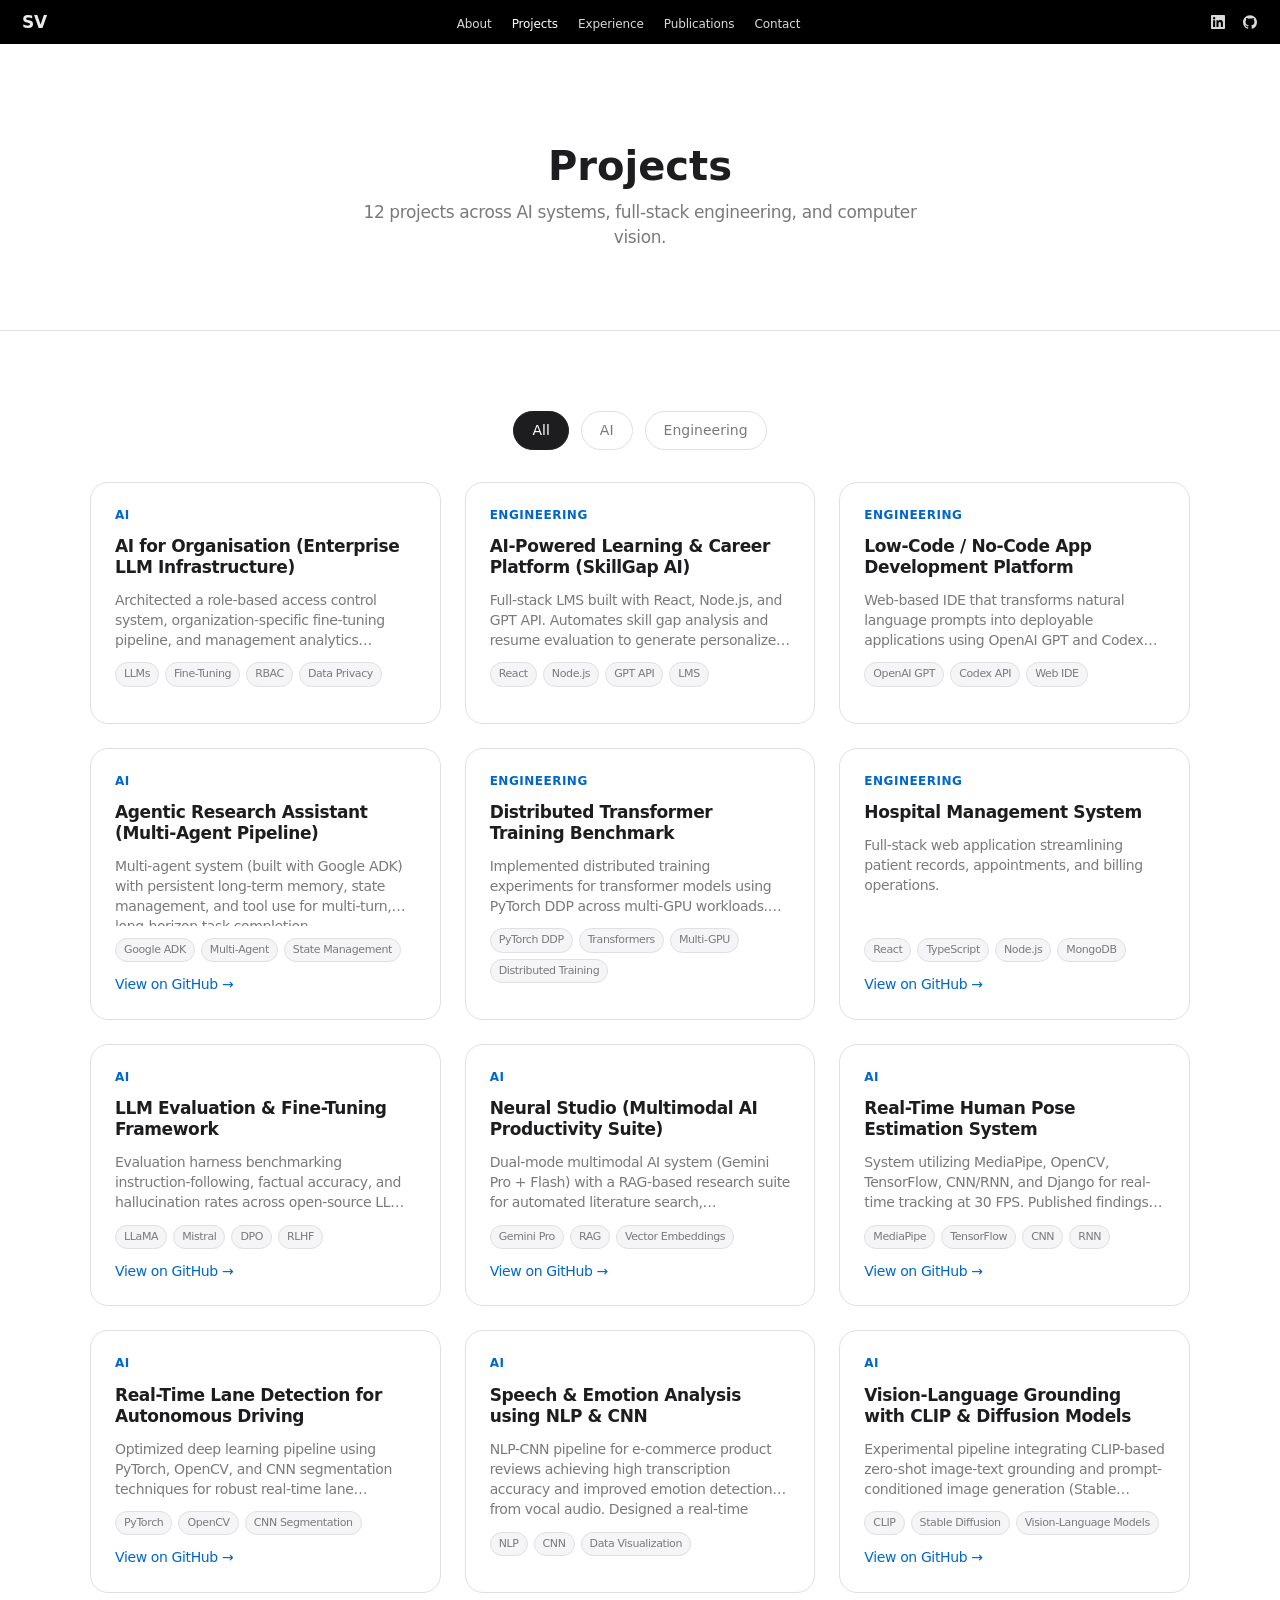
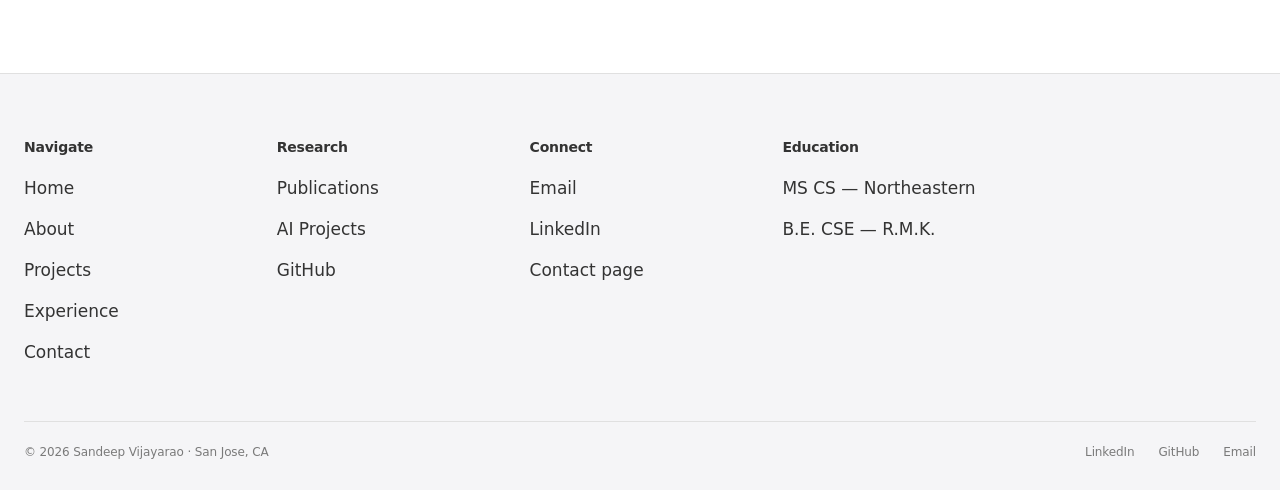
<file: projects.html>
<!DOCTYPE html>
<html lang="en">
<head>
  <meta charset="UTF-8" />
  <meta name="viewport" content="width=device-width, initial-scale=1.0" />
  <title>Projects — Sandeep Vijayarao</title>
  <link rel="stylesheet" href="styles.css" />
</head>
<body>

  <!-- ── Global Nav ──────────────────────────────────────────────── -->
  <nav class="global-nav portfolio-nav" role="navigation" aria-label="Global">
    <div class="global-nav__inner">
      <a class="global-nav__logo" href="index.html" aria-label="Home">
        <span class="global-nav__logo-text">SV</span>
      </a>
      <ul class="global-nav__links" role="list">
        <li><a href="about.html">About</a></li>
        <li><a href="projects.html" class="active">Projects</a></li>
        <li><a href="experience.html">Experience</a></li>
        <li><a href="experience.html#publications">Publications</a></li>
        <li><a href="contact.html">Contact</a></li>
      </ul>
      <div class="global-nav__actions">
        <a class="global-nav__icon-btn" href="https://linkedin.com/in/sandeepvijayarao" aria-label="LinkedIn" target="_blank" rel="noopener">
          <svg viewBox="0 0 24 24" aria-hidden="true"><path d="M20.447 20.452h-3.554v-5.569c0-1.328-.027-3.037-1.852-3.037-1.853 0-2.136 1.445-2.136 2.939v5.667H9.351V9h3.414v1.561h.046c.477-.9 1.637-1.85 3.37-1.85 3.601 0 4.267 2.37 4.267 5.455v6.286zM5.337 7.433a2.062 2.062 0 0 1-2.063-2.065 2.064 2.064 0 1 1 2.063 2.065zm1.782 13.019H3.555V9h3.564v11.452zM22.225 0H1.771C.792 0 0 .774 0 1.729v20.542C0 23.227.792 24 1.771 24h20.451C23.2 24 24 23.227 24 22.271V1.729C24 .774 23.2 0 22.222 0h.003z"/></svg>
        </a>
        <a class="global-nav__icon-btn" href="https://github.com/sandeepvijayarao09" aria-label="GitHub" target="_blank" rel="noopener">
          <svg viewBox="0 0 24 24" aria-hidden="true"><path d="M12 .297c-6.63 0-12 5.373-12 12 0 5.303 3.438 9.8 8.205 11.385.6.113.82-.258.82-.577 0-.285-.01-1.04-.015-2.04-3.338.724-4.042-1.61-4.042-1.61C4.422 18.07 3.633 17.7 3.633 17.7c-1.087-.744.084-.729.084-.729 1.205.084 1.838 1.236 1.838 1.236 1.07 1.835 2.809 1.305 3.495.998.108-.776.417-1.305.76-1.605-2.665-.3-5.466-1.332-5.466-5.93 0-1.31.465-2.38 1.235-3.22-.135-.303-.54-1.523.105-3.176 0 0 1.005-.322 3.3 1.23.96-.267 1.98-.399 3-.405 1.02.006 2.04.138 3 .405 2.28-1.552 3.285-1.23 3.285-1.23.645 1.653.24 2.873.12 3.176.765.84 1.23 1.91 1.23 3.22 0 4.61-2.805 5.625-5.475 5.92.42.36.81 1.096.81 2.22 0 1.606-.015 2.896-.015 3.286 0 .315.21.69.825.57C20.565 22.092 24 17.592 24 12.297c0-6.627-5.373-12-12-12"/></svg>
        </a>
      </div>
    </div>
  </nav>

  <!-- ── Page Body ─────────────────────────────────────────────────── -->
  <main class="page-body">

    <!-- ── Page Hero ─────────────────────────────────────────────── -->
    <section class="page-hero">
      <h1>Projects</h1>
      <p>12 projects across AI systems, full-stack engineering, and computer vision.</p>
    </section>

    <!-- ── Projects Grid ─────────────────────────────────────────── -->
    <section class="section section--white">
      <div class="section__inner">

        <!-- Filter Tabs -->
        <div class="filter-tabs" role="group" aria-label="Filter projects by category">
          <button class="filter-tab active" data-filter="all">All</button>
          <button class="filter-tab" data-filter="ai">AI</button>
          <button class="filter-tab" data-filter="engineering">Engineering</button>
        </div>

        <!-- 12-Card Grid -->
        <div class="project-grid" id="project-grid">

          <!-- 1. AI for Organisation -->
          <article class="project-card" data-category="ai">
            <p class="project-card__category">AI</p>
            <h3 class="project-card__title">AI for Organisation (Enterprise LLM Infrastructure)</h3>
            <p class="project-card__desc">Architected a role-based access control system, organization-specific fine-tuning pipeline, and management analytics dashboard. Designed a structured intermediate AI layer between employees and LLMs to ensure data privacy and organizational context.</p>
            <div class="project-card__tags">
              <span class="tag">LLMs</span>
              <span class="tag">Fine-Tuning</span>
              <span class="tag">RBAC</span>
              <span class="tag">Data Privacy</span>
            </div>
          </article>

          <!-- 2. SkillGap AI -->
          <article class="project-card" data-category="engineering">
            <p class="project-card__category">Engineering</p>
            <h3 class="project-card__title">AI-Powered Learning &amp; Career Platform (SkillGap AI)</h3>
            <p class="project-card__desc">Full-stack LMS built with React, Node.js, and GPT API. Automates skill gap analysis and resume evaluation to generate personalized career roadmaps. Also includes mentorship and workshop management modules.</p>
            <div class="project-card__tags">
              <span class="tag">React</span>
              <span class="tag">Node.js</span>
              <span class="tag">GPT API</span>
              <span class="tag">LMS</span>
            </div>
          </article>

          <!-- 3. Low-Code Platform -->
          <article class="project-card" data-category="engineering">
            <p class="project-card__category">Engineering</p>
            <h3 class="project-card__title">Low-Code / No-Code App Development Platform</h3>
            <p class="project-card__desc">Web-based IDE that transforms natural language prompts into deployable applications using OpenAI GPT and Codex APIs.</p>
            <div class="project-card__tags">
              <span class="tag">OpenAI GPT</span>
              <span class="tag">Codex API</span>
              <span class="tag">Web IDE</span>
            </div>
          </article>

          <!-- 4. Agentic Research Assistant -->
          <article class="project-card" data-category="ai">
            <p class="project-card__category">AI</p>
            <h3 class="project-card__title">Agentic Research Assistant (Multi-Agent Pipeline)</h3>
            <p class="project-card__desc">Multi-agent system (built with Google ADK) with persistent long-term memory, state management, and tool use for multi-turn, long-horizon task completion.</p>
            <div class="project-card__tags">
              <span class="tag">Google ADK</span>
              <span class="tag">Multi-Agent</span>
              <span class="tag">State Management</span>
            </div>
            <a class="text-link" style="font-size:14px;" href="https://github.com/sandeepvijayarao09/agentic-research-assistant" target="_blank" rel="noopener">View on GitHub →</a>
          </article>

          <!-- 5. Distributed Transformer Training -->
          <article class="project-card" data-category="engineering">
            <p class="project-card__category">Engineering</p>
            <h3 class="project-card__title">Distributed Transformer Training Benchmark</h3>
            <p class="project-card__desc">Implemented distributed training experiments for transformer models using PyTorch DDP across multi-GPU workloads. Evaluated scaling efficiency, communication overhead, and GPU utilization.</p>
            <div class="project-card__tags">
              <span class="tag">PyTorch DDP</span>
              <span class="tag">Transformers</span>
              <span class="tag">Multi-GPU</span>
              <span class="tag">Distributed Training</span>
            </div>
          </article>

          <!-- 6. Hospital Management System -->
          <article class="project-card" data-category="engineering">
            <p class="project-card__category">Engineering</p>
            <h3 class="project-card__title">Hospital Management System</h3>
            <p class="project-card__desc">Full-stack web application streamlining patient records, appointments, and billing operations.</p>
            <div class="project-card__tags">
              <span class="tag">React</span>
              <span class="tag">TypeScript</span>
              <span class="tag">Node.js</span>
              <span class="tag">MongoDB</span>
            </div>
            <a class="text-link" style="font-size:14px;" href="https://github.com/sandeepvijayarao09/Hospital-Management-System-Updated" target="_blank" rel="noopener">View on GitHub →</a>
          </article>

          <!-- 7. LLM Eval & Fine-Tuning -->
          <article class="project-card" data-category="ai">
            <p class="project-card__category">AI</p>
            <h3 class="project-card__title">LLM Evaluation &amp; Fine-Tuning Framework</h3>
            <p class="project-card__desc">Evaluation harness benchmarking instruction-following, factual accuracy, and hallucination rates across open-source LLMs (LLaMA, Mistral). Fine-tuned models using DPO and RLHF-inspired pipelines, and designed RAG pipelines evaluated with MRR/NDCG metrics.</p>
            <div class="project-card__tags">
              <span class="tag">LLaMA</span>
              <span class="tag">Mistral</span>
              <span class="tag">DPO</span>
              <span class="tag">RLHF</span>
            </div>
            <a class="text-link" style="font-size:14px;" href="https://github.com/sandeepvijayarao09/llm-eval-finetuning" target="_blank" rel="noopener">View on GitHub →</a>
          </article>

          <!-- 8. Neural Studio -->
          <article class="project-card" data-category="ai">
            <p class="project-card__category">AI</p>
            <h3 class="project-card__title">Neural Studio (Multimodal AI Productivity Suite)</h3>
            <p class="project-card__desc">Dual-mode multimodal AI system (Gemini Pro + Flash) with a RAG-based research suite for automated literature search, synchronized multi-user brainstorming, and content creation workflows.</p>
            <div class="project-card__tags">
              <span class="tag">Gemini Pro</span>
              <span class="tag">RAG</span>
              <span class="tag">Vector Embeddings</span>
            </div>
            <a class="text-link" style="font-size:14px;" href="https://github.com/sandeepvijayarao09/Gemini-Devpost-Hackathon-Feb09" target="_blank" rel="noopener">View on GitHub →</a>
          </article>

          <!-- 9. Real-Time Pose Estimation -->
          <article class="project-card" data-category="ai">
            <p class="project-card__category">AI</p>
            <h3 class="project-card__title">Real-Time Human Pose Estimation System</h3>
            <p class="project-card__desc">System utilizing MediaPipe, OpenCV, TensorFlow, CNN/RNN, and Django for real-time tracking at 30 FPS. Published findings at IEEE AISP 2024.</p>
            <div class="project-card__tags">
              <span class="tag">MediaPipe</span>
              <span class="tag">TensorFlow</span>
              <span class="tag">CNN</span>
              <span class="tag">RNN</span>
            </div>
            <a class="text-link" style="font-size:14px;" href="https://github.com/sandeepvijayarao09/realtime-pose-estimation" target="_blank" rel="noopener">View on GitHub →</a>
          </article>

          <!-- 10. Real-Time Lane Detection -->
          <article class="project-card" data-category="ai">
            <p class="project-card__category">AI</p>
            <h3 class="project-card__title">Real-Time Lane Detection for Autonomous Driving</h3>
            <p class="project-card__desc">Optimized deep learning pipeline using PyTorch, OpenCV, and CNN segmentation techniques for robust real-time lane detection across varied environmental conditions.</p>
            <div class="project-card__tags">
              <span class="tag">PyTorch</span>
              <span class="tag">OpenCV</span>
              <span class="tag">CNN Segmentation</span>
            </div>
            <a class="text-link" style="font-size:14px;" href="https://github.com/sandeepvijayarao09/realtime-lane-detection" target="_blank" rel="noopener">View on GitHub →</a>
          </article>

          <!-- 11. Speech & Emotion Analysis -->
          <article class="project-card" data-category="ai">
            <p class="project-card__category">AI</p>
            <h3 class="project-card__title">Speech &amp; Emotion Analysis using NLP &amp; CNN</h3>
            <p class="project-card__desc">NLP-CNN pipeline for e-commerce product reviews achieving high transcription accuracy and improved emotion detection from vocal audio. Designed a real-time visualization system to map emotional trajectories.</p>
            <div class="project-card__tags">
              <span class="tag">NLP</span>
              <span class="tag">CNN</span>
              <span class="tag">Data Visualization</span>
            </div>
          </article>

          <!-- 12. Vision-Language Grounding -->
          <article class="project-card" data-category="ai">
            <p class="project-card__category">AI</p>
            <h3 class="project-card__title">Vision-Language Grounding with CLIP &amp; Diffusion Models</h3>
            <p class="project-card__desc">Experimental pipeline integrating CLIP-based zero-shot image-text grounding and prompt-conditioned image generation (Stable Diffusion). Includes visualization of cross-modal attention maps and embedding spaces.</p>
            <div class="project-card__tags">
              <span class="tag">CLIP</span>
              <span class="tag">Stable Diffusion</span>
              <span class="tag">Vision-Language Models</span>
            </div>
            <a class="text-link" style="font-size:14px;" href="https://github.com/sandeepvijayarao09/vision-language-grounding" target="_blank" rel="noopener">View on GitHub →</a>
          </article>

        </div>
      </div>
    </section>

  </main>

  <!-- ── Footer ──────────────────────────────────────────────────── -->
  <footer>
    <div class="footer__inner">
      <div class="footer__cols">
        <div class="footer__col">
          <h3>Navigate</h3>
          <ul>
            <li><a href="index.html">Home</a></li>
            <li><a href="about.html">About</a></li>
            <li><a href="projects.html">Projects</a></li>
            <li><a href="experience.html">Experience</a></li>
            <li><a href="contact.html">Contact</a></li>
          </ul>
        </div>
        <div class="footer__col">
          <h3>Research</h3>
          <ul>
            <li><a href="experience.html#publications">Publications</a></li>
            <li><a href="projects.html">AI Projects</a></li>
            <li><a href="https://github.com/sandeepvijayarao09" target="_blank" rel="noopener">GitHub</a></li>
          </ul>
        </div>
        <div class="footer__col">
          <h3>Connect</h3>
          <ul>
            <li><a href="mailto:sandeepvijayarao09@gmail.com">Email</a></li>
            <li><a href="https://linkedin.com/in/sandeepvijayarao" target="_blank" rel="noopener">LinkedIn</a></li>
            <li><a href="contact.html">Contact page</a></li>
          </ul>
        </div>
        <div class="footer__col">
          <h3>Education</h3>
          <ul>
            <li><a href="experience.html#education">MS CS — Northeastern</a></li>
            <li><a href="experience.html#education">B.E. CSE — R.M.K.</a></li>
          </ul>
        </div>
      </div>
      <div class="footer__legal">
        <span>© 2026 Sandeep Vijayarao · San Jose, CA</span>
        <ul class="footer__legal-links">
          <li><a href="https://linkedin.com/in/sandeepvijayarao" target="_blank" rel="noopener">LinkedIn</a></li>
          <li><a href="https://github.com/sandeepvijayarao09" target="_blank" rel="noopener">GitHub</a></li>
          <li><a href="mailto:sandeepvijayarao09@gmail.com">Email</a></li>
        </ul>
      </div>
    </div>
  </footer>

  <!-- ── Filter Tab JS ──────────────────────────────────────────── -->
  <script>
    (function () {
      var tabs = document.querySelectorAll('.filter-tab');
      var cards = document.querySelectorAll('.project-card');

      tabs.forEach(function (tab) {
        tab.addEventListener('click', function () {
          tabs.forEach(function (t) { t.classList.remove('active'); });
          tab.classList.add('active');

          var filter = tab.getAttribute('data-filter');
          cards.forEach(function (card) {
            if (filter === 'all' || card.getAttribute('data-category') === filter) {
              card.classList.remove('hidden');
            } else {
              card.classList.add('hidden');
            }
          });
        });
      });
    })();
  </script>

</body>
</html>
</file>
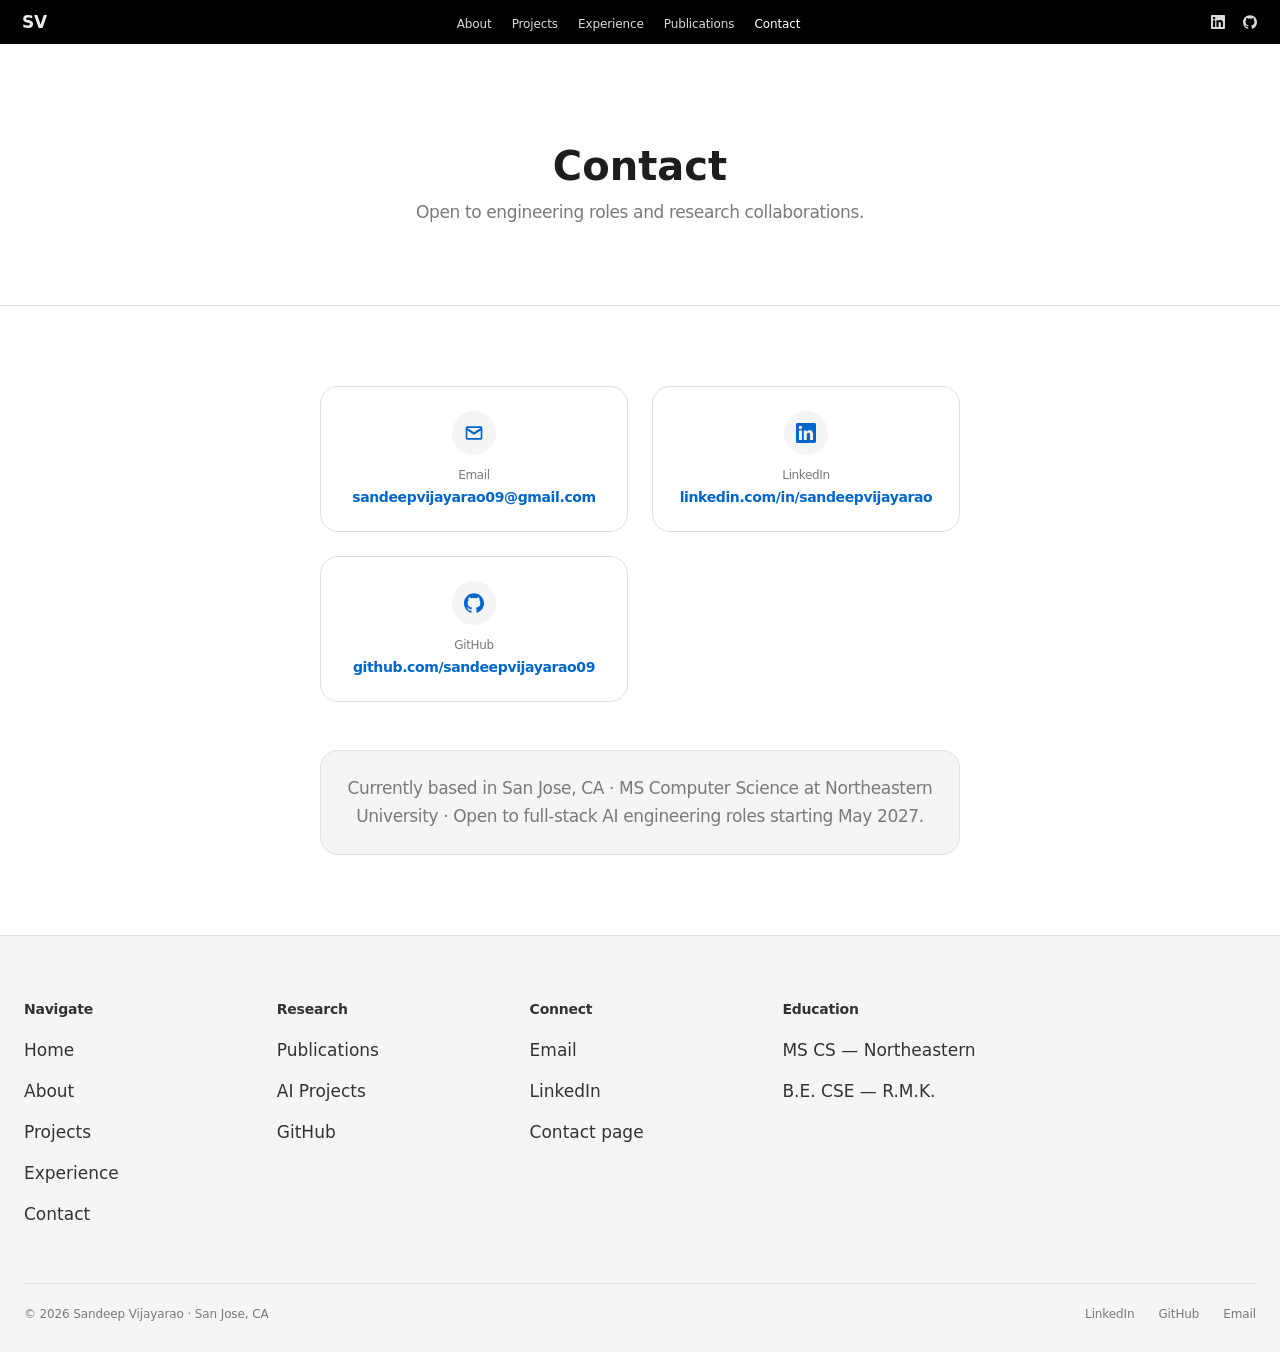
<file: archive/website-2026-05/contact.html>
<!DOCTYPE html>
<html lang="en">
<head>
  <meta charset="UTF-8" />
  <meta name="viewport" content="width=device-width, initial-scale=1.0" />
  <title>Contact — Sandeep Vijayarao</title>
  <link rel="stylesheet" href="styles.css" />
</head>
<body>

  <!-- ── Global Nav ──────────────────────────────────────────────── -->
  <nav class="global-nav portfolio-nav" role="navigation" aria-label="Global">
    <div class="global-nav__inner">
      <a class="global-nav__logo" href="index.html" aria-label="Home">
        <span class="global-nav__logo-text">SV</span>
      </a>
      <ul class="global-nav__links" role="list">
        <li><a href="about.html">About</a></li>
        <li><a href="projects.html">Projects</a></li>
        <li><a href="experience.html">Experience</a></li>
        <li><a href="experience.html#publications">Publications</a></li>
        <li><a href="contact.html" class="active">Contact</a></li>
      </ul>
      <div class="global-nav__actions">
        <a class="global-nav__icon-btn" href="https://linkedin.com/in/sandeepvijayarao" aria-label="LinkedIn" target="_blank" rel="noopener">
          <svg viewBox="0 0 24 24" aria-hidden="true"><path d="M20.447 20.452h-3.554v-5.569c0-1.328-.027-3.037-1.852-3.037-1.853 0-2.136 1.445-2.136 2.939v5.667H9.351V9h3.414v1.561h.046c.477-.9 1.637-1.85 3.37-1.85 3.601 0 4.267 2.37 4.267 5.455v6.286zM5.337 7.433a2.062 2.062 0 0 1-2.063-2.065 2.064 2.064 0 1 1 2.063 2.065zm1.782 13.019H3.555V9h3.564v11.452zM22.225 0H1.771C.792 0 0 .774 0 1.729v20.542C0 23.227.792 24 1.771 24h20.451C23.2 24 24 23.227 24 22.271V1.729C24 .774 23.2 0 22.222 0h.003z"/></svg>
        </a>
        <a class="global-nav__icon-btn" href="https://github.com/sandeepvijayarao09" aria-label="GitHub" target="_blank" rel="noopener">
          <svg viewBox="0 0 24 24" aria-hidden="true"><path d="M12 .297c-6.63 0-12 5.373-12 12 0 5.303 3.438 9.8 8.205 11.385.6.113.82-.258.82-.577 0-.285-.01-1.04-.015-2.04-3.338.724-4.042-1.61-4.042-1.61C4.422 18.07 3.633 17.7 3.633 17.7c-1.087-.744.084-.729.084-.729 1.205.084 1.838 1.236 1.838 1.236 1.07 1.835 2.809 1.305 3.495.998.108-.776.417-1.305.76-1.605-2.665-.3-5.466-1.332-5.466-5.93 0-1.31.465-2.38 1.235-3.22-.135-.303-.54-1.523.105-3.176 0 0 1.005-.322 3.3 1.23.96-.267 1.98-.399 3-.405 1.02.006 2.04.138 3 .405 2.28-1.552 3.285-1.23 3.285-1.23.645 1.653.24 2.873.12 3.176.765.84 1.23 1.91 1.23 3.22 0 4.61-2.805 5.625-5.475 5.92.42.36.81 1.096.81 2.22 0 1.606-.015 2.896-.015 3.286 0 .315.21.69.825.57C20.565 22.092 24 17.592 24 12.297c0-6.627-5.373-12-12-12"/></svg>
        </a>
      </div>
    </div>
  </nav>

  <!-- ── Page Body ─────────────────────────────────────────────────── -->
  <main class="page-body">

    <!-- ── Page Hero ─────────────────────────────────────────────── -->
    <section class="page-hero">
      <h1>Contact</h1>
      <p>Open to engineering roles and research collaborations.</p>
    </section>

    <!-- ── Contact Cards ─────────────────────────────────────────── -->
    <section class="section section--white">
      <div class="section__inner">
        <div class="contact-grid">

          <!-- Email -->
          <a class="contact-card" href="mailto:sandeepvijayarao09@gmail.com">
            <div class="contact-card__icon">
              <!-- Envelope SVG -->
              <svg viewBox="0 0 24 24" aria-hidden="true">
                <path d="M20 4H4a2 2 0 0 0-2 2v12a2 2 0 0 0 2 2h16a2 2 0 0 0 2-2V6a2 2 0 0 0-2-2zm0 2-8 5-8-5h16zm0 12H4V9l8 5 8-5v9z"/>
              </svg>
            </div>
            <p class="contact-card__label">Email</p>
            <p class="contact-card__value">sandeepvijayarao09@gmail.com</p>
          </a>

          <!-- LinkedIn -->
          <a class="contact-card" href="https://linkedin.com/in/sandeepvijayarao" target="_blank" rel="noopener">
            <div class="contact-card__icon">
              <svg viewBox="0 0 24 24" aria-hidden="true"><path d="M20.447 20.452h-3.554v-5.569c0-1.328-.027-3.037-1.852-3.037-1.853 0-2.136 1.445-2.136 2.939v5.667H9.351V9h3.414v1.561h.046c.477-.9 1.637-1.85 3.37-1.85 3.601 0 4.267 2.37 4.267 5.455v6.286zM5.337 7.433a2.062 2.062 0 0 1-2.063-2.065 2.064 2.064 0 1 1 2.063 2.065zm1.782 13.019H3.555V9h3.564v11.452zM22.225 0H1.771C.792 0 0 .774 0 1.729v20.542C0 23.227.792 24 1.771 24h20.451C23.2 24 24 23.227 24 22.271V1.729C24 .774 23.2 0 22.222 0h.003z"/></svg>
            </div>
            <p class="contact-card__label">LinkedIn</p>
            <p class="contact-card__value">linkedin.com/in/sandeepvijayarao</p>
          </a>

          <!-- GitHub -->
          <a class="contact-card" href="https://github.com/sandeepvijayarao09" target="_blank" rel="noopener">
            <div class="contact-card__icon">
              <svg viewBox="0 0 24 24" aria-hidden="true"><path d="M12 .297c-6.63 0-12 5.373-12 12 0 5.303 3.438 9.8 8.205 11.385.6.113.82-.258.82-.577 0-.285-.01-1.04-.015-2.04-3.338.724-4.042-1.61-4.042-1.61C4.422 18.07 3.633 17.7 3.633 17.7c-1.087-.744.084-.729.084-.729 1.205.084 1.838 1.236 1.838 1.236 1.07 1.835 2.809 1.305 3.495.998.108-.776.417-1.305.76-1.605-2.665-.3-5.466-1.332-5.466-5.93 0-1.31.465-2.38 1.235-3.22-.135-.303-.54-1.523.105-3.176 0 0 1.005-.322 3.3 1.23.96-.267 1.98-.399 3-.405 1.02.006 2.04.138 3 .405 2.28-1.552 3.285-1.23 3.285-1.23.645 1.653.24 2.873.12 3.176.765.84 1.23 1.91 1.23 3.22 0 4.61-2.805 5.625-5.475 5.92.42.36.81 1.096.81 2.22 0 1.606-.015 2.896-.015 3.286 0 .315.21.69.825.57C20.565 22.092 24 17.592 24 12.297c0-6.627-5.373-12-12-12"/></svg>
            </div>
            <p class="contact-card__label">GitHub</p>
            <p class="contact-card__value">github.com/sandeepvijayarao09</p>
          </a>

        </div>

        <!-- Status tile -->
        <div style="
          max-width:640px;
          margin:var(--sp-xxl) auto 0;
          background:var(--canvas-parchment);
          border:1px solid var(--hairline);
          border-radius:var(--r-lg);
          padding:var(--sp-lg);
          text-align:center;
        ">
          <p style="font-size:17px;color:var(--ink-muted-48);line-height:1.6;">
            Currently based in San Jose, CA · MS Computer Science at Northeastern University · Open to full-stack AI engineering roles starting May 2027.
          </p>
        </div>

      </div>
    </section>

  </main>

  <!-- ── Footer ──────────────────────────────────────────────────── -->
  <footer>
    <div class="footer__inner">
      <div class="footer__cols">
        <div class="footer__col">
          <h3>Navigate</h3>
          <ul>
            <li><a href="index.html">Home</a></li>
            <li><a href="about.html">About</a></li>
            <li><a href="projects.html">Projects</a></li>
            <li><a href="experience.html">Experience</a></li>
            <li><a href="contact.html">Contact</a></li>
          </ul>
        </div>
        <div class="footer__col">
          <h3>Research</h3>
          <ul>
            <li><a href="experience.html#publications">Publications</a></li>
            <li><a href="projects.html">AI Projects</a></li>
            <li><a href="https://github.com/sandeepvijayarao09" target="_blank" rel="noopener">GitHub</a></li>
          </ul>
        </div>
        <div class="footer__col">
          <h3>Connect</h3>
          <ul>
            <li><a href="mailto:sandeepvijayarao09@gmail.com">Email</a></li>
            <li><a href="https://linkedin.com/in/sandeepvijayarao" target="_blank" rel="noopener">LinkedIn</a></li>
            <li><a href="contact.html">Contact page</a></li>
          </ul>
        </div>
        <div class="footer__col">
          <h3>Education</h3>
          <ul>
            <li><a href="experience.html#education">MS CS — Northeastern</a></li>
            <li><a href="experience.html#education">B.E. CSE — R.M.K.</a></li>
          </ul>
        </div>
      </div>
      <div class="footer__legal">
        <span>© 2026 Sandeep Vijayarao · San Jose, CA</span>
        <ul class="footer__legal-links">
          <li><a href="https://linkedin.com/in/sandeepvijayarao" target="_blank" rel="noopener">LinkedIn</a></li>
          <li><a href="https://github.com/sandeepvijayarao09" target="_blank" rel="noopener">GitHub</a></li>
          <li><a href="mailto:sandeepvijayarao09@gmail.com">Email</a></li>
        </ul>
      </div>
    </div>
  </footer>

</body>
</html>
</file>
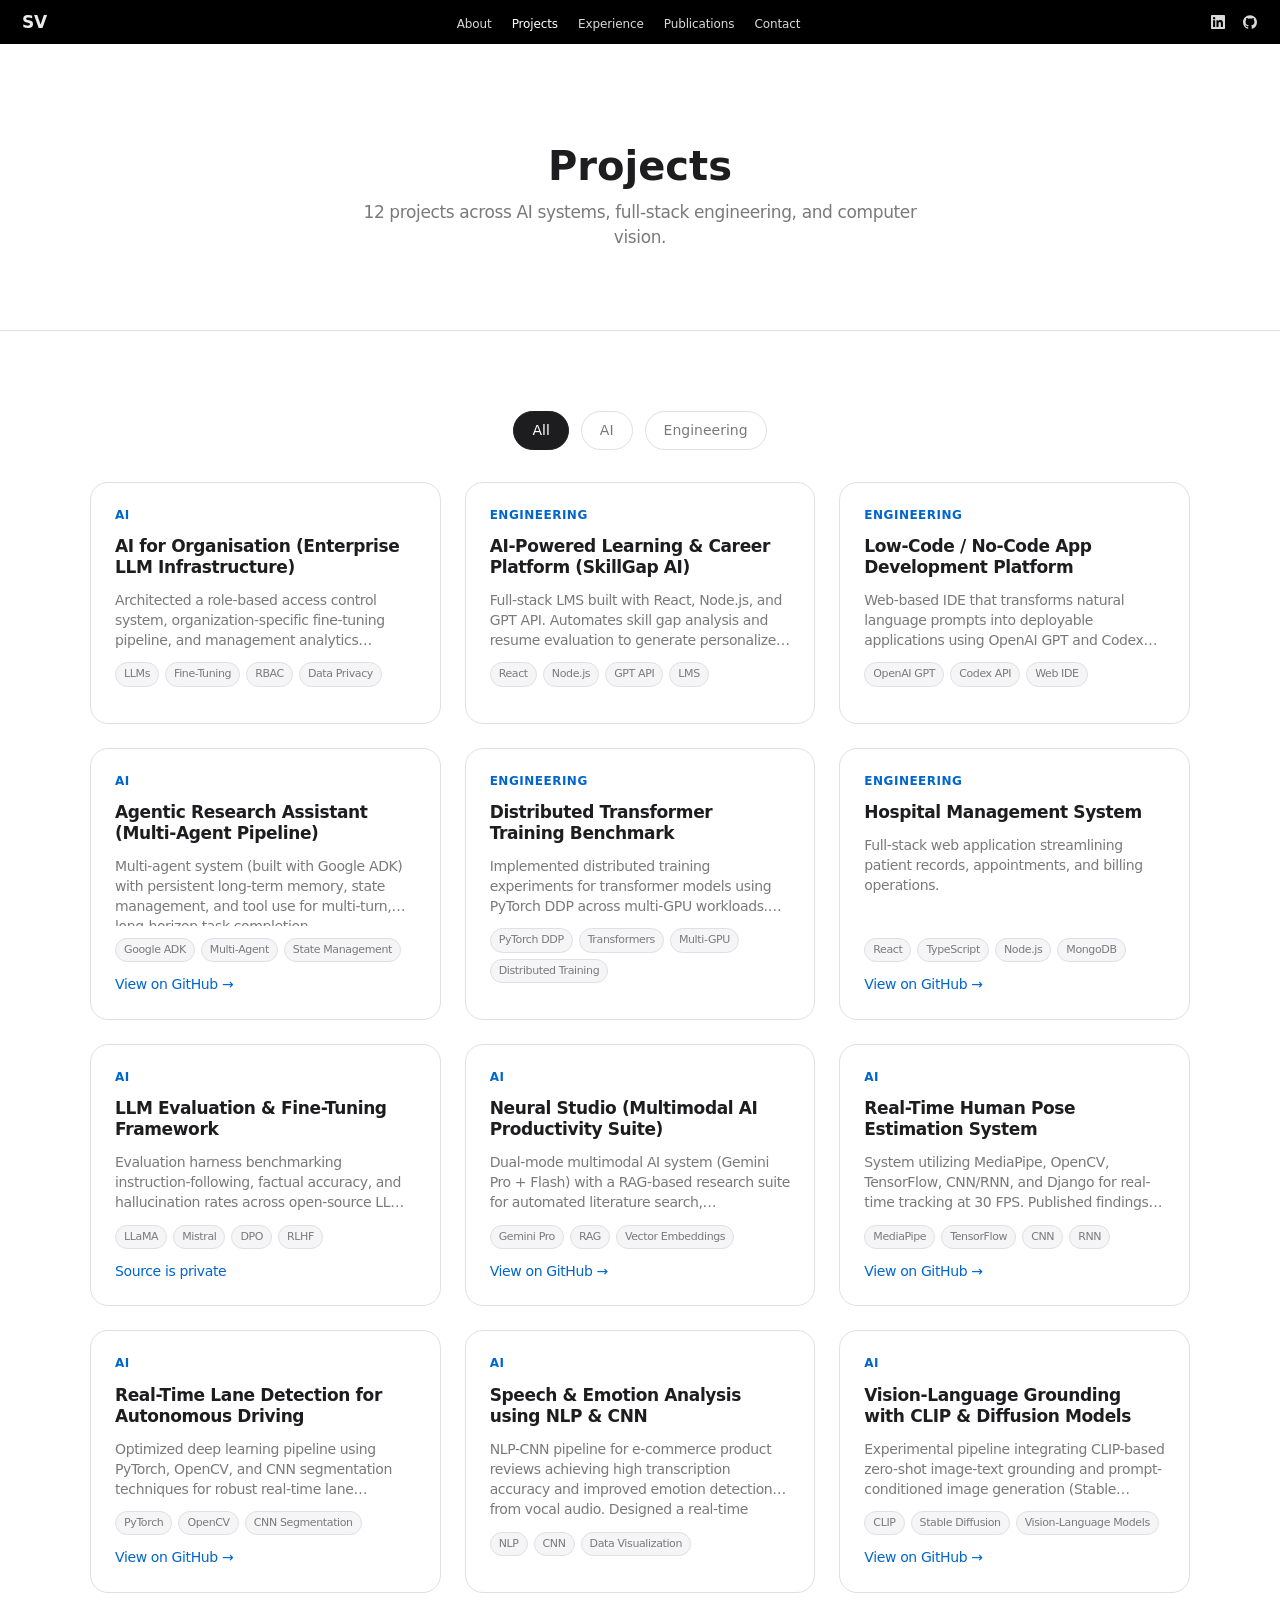
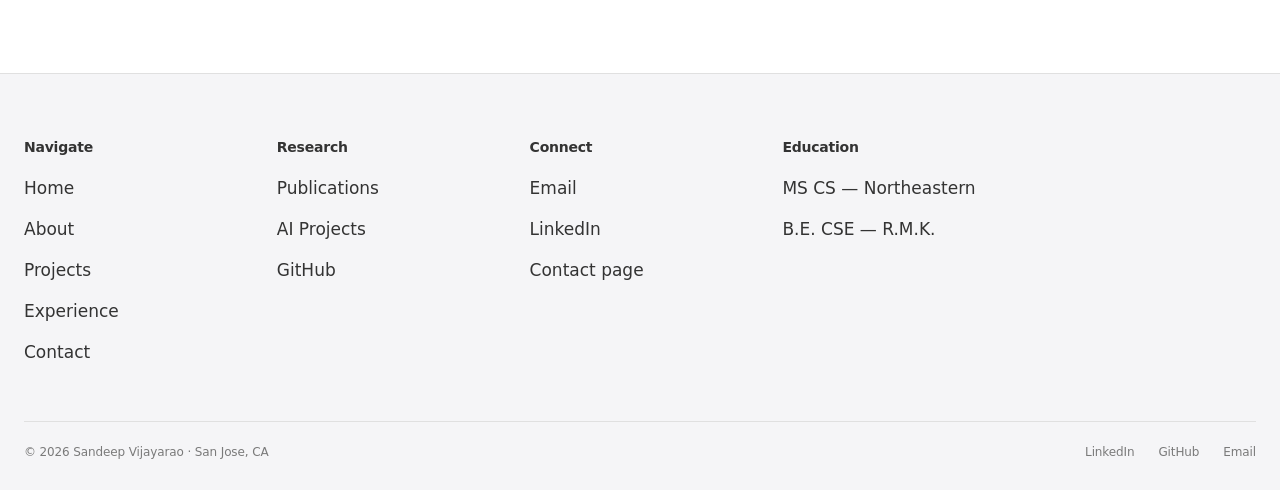
<file: archive/website-2026-05/projects.html>
<!DOCTYPE html>
<html lang="en">
<head>
  <meta charset="UTF-8" />
  <meta name="viewport" content="width=device-width, initial-scale=1.0" />
  <title>Projects — Sandeep Vijayarao</title>
  <link rel="stylesheet" href="styles.css" />
</head>
<body>

  <!-- ── Global Nav ──────────────────────────────────────────────── -->
  <nav class="global-nav portfolio-nav" role="navigation" aria-label="Global">
    <div class="global-nav__inner">
      <a class="global-nav__logo" href="index.html" aria-label="Home">
        <span class="global-nav__logo-text">SV</span>
      </a>
      <ul class="global-nav__links" role="list">
        <li><a href="about.html">About</a></li>
        <li><a href="projects.html" class="active">Projects</a></li>
        <li><a href="experience.html">Experience</a></li>
        <li><a href="experience.html#publications">Publications</a></li>
        <li><a href="contact.html">Contact</a></li>
      </ul>
      <div class="global-nav__actions">
        <a class="global-nav__icon-btn" href="https://linkedin.com/in/sandeepvijayarao" aria-label="LinkedIn" target="_blank" rel="noopener">
          <svg viewBox="0 0 24 24" aria-hidden="true"><path d="M20.447 20.452h-3.554v-5.569c0-1.328-.027-3.037-1.852-3.037-1.853 0-2.136 1.445-2.136 2.939v5.667H9.351V9h3.414v1.561h.046c.477-.9 1.637-1.85 3.37-1.85 3.601 0 4.267 2.37 4.267 5.455v6.286zM5.337 7.433a2.062 2.062 0 0 1-2.063-2.065 2.064 2.064 0 1 1 2.063 2.065zm1.782 13.019H3.555V9h3.564v11.452zM22.225 0H1.771C.792 0 0 .774 0 1.729v20.542C0 23.227.792 24 1.771 24h20.451C23.2 24 24 23.227 24 22.271V1.729C24 .774 23.2 0 22.222 0h.003z"/></svg>
        </a>
        <a class="global-nav__icon-btn" href="https://github.com/sandeepvijayarao09" aria-label="GitHub" target="_blank" rel="noopener">
          <svg viewBox="0 0 24 24" aria-hidden="true"><path d="M12 .297c-6.63 0-12 5.373-12 12 0 5.303 3.438 9.8 8.205 11.385.6.113.82-.258.82-.577 0-.285-.01-1.04-.015-2.04-3.338.724-4.042-1.61-4.042-1.61C4.422 18.07 3.633 17.7 3.633 17.7c-1.087-.744.084-.729.084-.729 1.205.084 1.838 1.236 1.838 1.236 1.07 1.835 2.809 1.305 3.495.998.108-.776.417-1.305.76-1.605-2.665-.3-5.466-1.332-5.466-5.93 0-1.31.465-2.38 1.235-3.22-.135-.303-.54-1.523.105-3.176 0 0 1.005-.322 3.3 1.23.96-.267 1.98-.399 3-.405 1.02.006 2.04.138 3 .405 2.28-1.552 3.285-1.23 3.285-1.23.645 1.653.24 2.873.12 3.176.765.84 1.23 1.91 1.23 3.22 0 4.61-2.805 5.625-5.475 5.92.42.36.81 1.096.81 2.22 0 1.606-.015 2.896-.015 3.286 0 .315.21.69.825.57C20.565 22.092 24 17.592 24 12.297c0-6.627-5.373-12-12-12"/></svg>
        </a>
      </div>
    </div>
  </nav>

  <!-- ── Page Body ─────────────────────────────────────────────────── -->
  <main class="page-body">

    <!-- ── Page Hero ─────────────────────────────────────────────── -->
    <section class="page-hero">
      <h1>Projects</h1>
      <p>12 projects across AI systems, full-stack engineering, and computer vision.</p>
    </section>

    <!-- ── Projects Grid ─────────────────────────────────────────── -->
    <section class="section section--white">
      <div class="section__inner">

        <!-- Filter Tabs -->
        <div class="filter-tabs" role="group" aria-label="Filter projects by category">
          <button class="filter-tab active" data-filter="all">All</button>
          <button class="filter-tab" data-filter="ai">AI</button>
          <button class="filter-tab" data-filter="engineering">Engineering</button>
        </div>

        <!-- 12-Card Grid -->
        <div class="project-grid" id="project-grid">

          <!-- 1. AI for Organisation -->
          <article class="project-card" data-category="ai">
            <p class="project-card__category">AI</p>
            <h3 class="project-card__title">AI for Organisation (Enterprise LLM Infrastructure)</h3>
            <p class="project-card__desc">Architected a role-based access control system, organization-specific fine-tuning pipeline, and management analytics dashboard. Designed a structured intermediate AI layer between employees and LLMs to ensure data privacy and organizational context.</p>
            <div class="project-card__tags">
              <span class="tag">LLMs</span>
              <span class="tag">Fine-Tuning</span>
              <span class="tag">RBAC</span>
              <span class="tag">Data Privacy</span>
            </div>
          </article>

          <!-- 2. SkillGap AI -->
          <article class="project-card" data-category="engineering">
            <p class="project-card__category">Engineering</p>
            <h3 class="project-card__title">AI-Powered Learning &amp; Career Platform (SkillGap AI)</h3>
            <p class="project-card__desc">Full-stack LMS built with React, Node.js, and GPT API. Automates skill gap analysis and resume evaluation to generate personalized career roadmaps. Also includes mentorship and workshop management modules.</p>
            <div class="project-card__tags">
              <span class="tag">React</span>
              <span class="tag">Node.js</span>
              <span class="tag">GPT API</span>
              <span class="tag">LMS</span>
            </div>
          </article>

          <!-- 3. Low-Code Platform -->
          <article class="project-card" data-category="engineering">
            <p class="project-card__category">Engineering</p>
            <h3 class="project-card__title">Low-Code / No-Code App Development Platform</h3>
            <p class="project-card__desc">Web-based IDE that transforms natural language prompts into deployable applications using OpenAI GPT and Codex APIs.</p>
            <div class="project-card__tags">
              <span class="tag">OpenAI GPT</span>
              <span class="tag">Codex API</span>
              <span class="tag">Web IDE</span>
            </div>
          </article>

          <!-- 4. Agentic Research Assistant -->
          <article class="project-card" data-category="ai">
            <p class="project-card__category">AI</p>
            <h3 class="project-card__title">Agentic Research Assistant (Multi-Agent Pipeline)</h3>
            <p class="project-card__desc">Multi-agent system (built with Google ADK) with persistent long-term memory, state management, and tool use for multi-turn, long-horizon task completion.</p>
            <div class="project-card__tags">
              <span class="tag">Google ADK</span>
              <span class="tag">Multi-Agent</span>
              <span class="tag">State Management</span>
            </div>
            <a class="text-link" style="font-size:14px;" href="https://github.com/sandeepvijayarao09/agentic-research-assistant" target="_blank" rel="noopener">View on GitHub →</a>
          </article>

          <!-- 5. Distributed Transformer Training -->
          <article class="project-card" data-category="engineering">
            <p class="project-card__category">Engineering</p>
            <h3 class="project-card__title">Distributed Transformer Training Benchmark</h3>
            <p class="project-card__desc">Implemented distributed training experiments for transformer models using PyTorch DDP across multi-GPU workloads. Evaluated scaling efficiency, communication overhead, and GPU utilization.</p>
            <div class="project-card__tags">
              <span class="tag">PyTorch DDP</span>
              <span class="tag">Transformers</span>
              <span class="tag">Multi-GPU</span>
              <span class="tag">Distributed Training</span>
            </div>
          </article>

          <!-- 6. Hospital Management System -->
          <article class="project-card" data-category="engineering">
            <p class="project-card__category">Engineering</p>
            <h3 class="project-card__title">Hospital Management System</h3>
            <p class="project-card__desc">Full-stack web application streamlining patient records, appointments, and billing operations.</p>
            <div class="project-card__tags">
              <span class="tag">React</span>
              <span class="tag">TypeScript</span>
              <span class="tag">Node.js</span>
              <span class="tag">MongoDB</span>
            </div>
            <a class="text-link" style="font-size:14px;" href="https://github.com/sandeepvijayarao09/Hospital-Management-System-Updated" target="_blank" rel="noopener">View on GitHub →</a>
          </article>

          <!-- 7. LLM Eval & Fine-Tuning -->
          <article class="project-card" data-category="ai">
            <p class="project-card__category">AI</p>
            <h3 class="project-card__title">LLM Evaluation &amp; Fine-Tuning Framework</h3>
            <p class="project-card__desc">Evaluation harness benchmarking instruction-following, factual accuracy, and hallucination rates across open-source LLMs (LLaMA, Mistral). Fine-tuned models using DPO and RLHF-inspired pipelines, and designed RAG pipelines evaluated with MRR/NDCG metrics.</p>
            <div class="project-card__tags">
              <span class="tag">LLaMA</span>
              <span class="tag">Mistral</span>
              <span class="tag">DPO</span>
              <span class="tag">RLHF</span>
            </div>
            <span class="text-link" style="font-size:14px;">Source is private</span>
          </article>

          <!-- 8. Neural Studio -->
          <article class="project-card" data-category="ai">
            <p class="project-card__category">AI</p>
            <h3 class="project-card__title">Neural Studio (Multimodal AI Productivity Suite)</h3>
            <p class="project-card__desc">Dual-mode multimodal AI system (Gemini Pro + Flash) with a RAG-based research suite for automated literature search, synchronized multi-user brainstorming, and content creation workflows.</p>
            <div class="project-card__tags">
              <span class="tag">Gemini Pro</span>
              <span class="tag">RAG</span>
              <span class="tag">Vector Embeddings</span>
            </div>
            <a class="text-link" style="font-size:14px;" href="https://github.com/sandeepvijayarao09/Gemini-Devpost-Hackathon-Feb09" target="_blank" rel="noopener">View on GitHub →</a>
          </article>

          <!-- 9. Real-Time Pose Estimation -->
          <article class="project-card" data-category="ai">
            <p class="project-card__category">AI</p>
            <h3 class="project-card__title">Real-Time Human Pose Estimation System</h3>
            <p class="project-card__desc">System utilizing MediaPipe, OpenCV, TensorFlow, CNN/RNN, and Django for real-time tracking at 30 FPS. Published findings at IEEE AISP 2024.</p>
            <div class="project-card__tags">
              <span class="tag">MediaPipe</span>
              <span class="tag">TensorFlow</span>
              <span class="tag">CNN</span>
              <span class="tag">RNN</span>
            </div>
            <a class="text-link" style="font-size:14px;" href="https://github.com/sandeepvijayarao09/realtime-pose-estimation" target="_blank" rel="noopener">View on GitHub →</a>
          </article>

          <!-- 10. Real-Time Lane Detection -->
          <article class="project-card" data-category="ai">
            <p class="project-card__category">AI</p>
            <h3 class="project-card__title">Real-Time Lane Detection for Autonomous Driving</h3>
            <p class="project-card__desc">Optimized deep learning pipeline using PyTorch, OpenCV, and CNN segmentation techniques for robust real-time lane detection across varied environmental conditions.</p>
            <div class="project-card__tags">
              <span class="tag">PyTorch</span>
              <span class="tag">OpenCV</span>
              <span class="tag">CNN Segmentation</span>
            </div>
            <a class="text-link" style="font-size:14px;" href="https://github.com/sandeepvijayarao09/realtime-lane-detection" target="_blank" rel="noopener">View on GitHub →</a>
          </article>

          <!-- 11. Speech & Emotion Analysis -->
          <article class="project-card" data-category="ai">
            <p class="project-card__category">AI</p>
            <h3 class="project-card__title">Speech &amp; Emotion Analysis using NLP &amp; CNN</h3>
            <p class="project-card__desc">NLP-CNN pipeline for e-commerce product reviews achieving high transcription accuracy and improved emotion detection from vocal audio. Designed a real-time visualization system to map emotional trajectories.</p>
            <div class="project-card__tags">
              <span class="tag">NLP</span>
              <span class="tag">CNN</span>
              <span class="tag">Data Visualization</span>
            </div>
          </article>

          <!-- 12. Vision-Language Grounding -->
          <article class="project-card" data-category="ai">
            <p class="project-card__category">AI</p>
            <h3 class="project-card__title">Vision-Language Grounding with CLIP &amp; Diffusion Models</h3>
            <p class="project-card__desc">Experimental pipeline integrating CLIP-based zero-shot image-text grounding and prompt-conditioned image generation (Stable Diffusion). Includes visualization of cross-modal attention maps and embedding spaces.</p>
            <div class="project-card__tags">
              <span class="tag">CLIP</span>
              <span class="tag">Stable Diffusion</span>
              <span class="tag">Vision-Language Models</span>
            </div>
            <a class="text-link" style="font-size:14px;" href="https://github.com/sandeepvijayarao09/vision-language-grounding" target="_blank" rel="noopener">View on GitHub →</a>
          </article>

        </div>
      </div>
    </section>

  </main>

  <!-- ── Footer ──────────────────────────────────────────────────── -->
  <footer>
    <div class="footer__inner">
      <div class="footer__cols">
        <div class="footer__col">
          <h3>Navigate</h3>
          <ul>
            <li><a href="index.html">Home</a></li>
            <li><a href="about.html">About</a></li>
            <li><a href="projects.html">Projects</a></li>
            <li><a href="experience.html">Experience</a></li>
            <li><a href="contact.html">Contact</a></li>
          </ul>
        </div>
        <div class="footer__col">
          <h3>Research</h3>
          <ul>
            <li><a href="experience.html#publications">Publications</a></li>
            <li><a href="projects.html">AI Projects</a></li>
            <li><a href="https://github.com/sandeepvijayarao09" target="_blank" rel="noopener">GitHub</a></li>
          </ul>
        </div>
        <div class="footer__col">
          <h3>Connect</h3>
          <ul>
            <li><a href="mailto:sandeepvijayarao09@gmail.com">Email</a></li>
            <li><a href="https://linkedin.com/in/sandeepvijayarao" target="_blank" rel="noopener">LinkedIn</a></li>
            <li><a href="contact.html">Contact page</a></li>
          </ul>
        </div>
        <div class="footer__col">
          <h3>Education</h3>
          <ul>
            <li><a href="experience.html#education">MS CS — Northeastern</a></li>
            <li><a href="experience.html#education">B.E. CSE — R.M.K.</a></li>
          </ul>
        </div>
      </div>
      <div class="footer__legal">
        <span>© 2026 Sandeep Vijayarao · San Jose, CA</span>
        <ul class="footer__legal-links">
          <li><a href="https://linkedin.com/in/sandeepvijayarao" target="_blank" rel="noopener">LinkedIn</a></li>
          <li><a href="https://github.com/sandeepvijayarao09" target="_blank" rel="noopener">GitHub</a></li>
          <li><a href="mailto:sandeepvijayarao09@gmail.com">Email</a></li>
        </ul>
      </div>
    </div>
  </footer>

  <!-- ── Filter Tab JS ──────────────────────────────────────────── -->
  <script>
    (function () {
      var tabs = document.querySelectorAll('.filter-tab');
      var cards = document.querySelectorAll('.project-card');

      tabs.forEach(function (tab) {
        tab.addEventListener('click', function () {
          tabs.forEach(function (t) { t.classList.remove('active'); });
          tab.classList.add('active');

          var filter = tab.getAttribute('data-filter');
          cards.forEach(function (card) {
            if (filter === 'all' || card.getAttribute('data-category') === filter) {
              card.classList.remove('hidden');
            } else {
              card.classList.add('hidden');
            }
          });
        });
      });
    })();
  </script>

</body>
</html>
</file>
<file: styles.css>
/* Sandeep Vijayarao — Portfolio shared stylesheet */
/* ─── Design Tokens ────────────────────────────────────────────── */
:root {
  /* Brand & Accent */
  --primary:              #0066cc;
  --primary-focus:        #0071e3;
  --primary-on-dark:      #2997ff;

  /* Ink */
  --ink:                  #1d1d1f;
  --body:                 #1d1d1f;
  --body-on-dark:         #ffffff;
  --body-muted:           #cccccc;
  --ink-muted-80:         #333333;
  --ink-muted-48:         #7a7a7a;

  /* Hairlines */
  --divider-soft:         #f0f0f0;
  --hairline:             #e0e0e0;

  /* Surfaces */
  --canvas:               #ffffff;
  --canvas-parchment:     #f5f5f7;
  --surface-pearl:        #fafafc;
  --surface-tile-1:       #272729;
  --surface-tile-2:       #2a2a2c;
  --surface-tile-3:       #252527;
  --surface-black:        #000000;
  --surface-chip:         #d2d2d7;

  /* On */
  --on-primary:           #ffffff;
  --on-dark:              #ffffff;

  /* Radius */
  --r-none:  0px;
  --r-xs:    5px;
  --r-sm:    8px;
  --r-md:    11px;
  --r-lg:    18px;
  --r-pill:  9999px;
  --r-full:  9999px;

  /* Spacing */
  --sp-xxs: 4px;
  --sp-xs:  8px;
  --sp-sm:  12px;
  --sp-md:  17px;
  --sp-lg:  24px;
  --sp-xl:  32px;
  --sp-xxl: 48px;
  --sp-sec: 80px;

  /* Product shadow — only for product imagery */
  --product-shadow: rgba(0,0,0,.22) 3px 5px 30px 0;
}

/* ─── Reset ────────────────────────────────────────────────────── */
*, *::before, *::after { box-sizing: border-box; margin: 0; padding: 0; }
html { scroll-behavior: smooth; }
body {
  font-family: "SF Pro Text", system-ui, -apple-system, BlinkMacSystemFont, sans-serif;
  font-size: 17px;
  font-weight: 400;
  line-height: 1.47;
  letter-spacing: -0.374px;
  color: var(--body);
  background: var(--canvas);
  -webkit-font-smoothing: antialiased;
}
img { display: block; max-width: 100%; }
a { color: inherit; text-decoration: none; }
button { cursor: pointer; border: none; background: none; font: inherit; }

/* ─── Typography helpers ───────────────────────────────────────── */
.t-hero {
  font-family: "SF Pro Display", system-ui, -apple-system, sans-serif;
  font-size: 56px; font-weight: 600;
  line-height: 1.07; letter-spacing: -0.28px;
}
.t-display-lg {
  font-family: "SF Pro Display", system-ui, -apple-system, sans-serif;
  font-size: 40px; font-weight: 600;
  line-height: 1.10; letter-spacing: 0;
}
.t-display-md {
  font-family: "SF Pro Text", system-ui, -apple-system, sans-serif;
  font-size: 34px; font-weight: 600;
  line-height: 1.47; letter-spacing: -0.374px;
}
.t-lead {
  font-family: "SF Pro Display", system-ui, -apple-system, sans-serif;
  font-size: 28px; font-weight: 400;
  line-height: 1.14; letter-spacing: 0.196px;
}
.t-lead-airy {
  font-family: "SF Pro Text", system-ui, -apple-system, sans-serif;
  font-size: 24px; font-weight: 300;
  line-height: 1.5; letter-spacing: 0;
}
.t-tagline {
  font-family: "SF Pro Display", system-ui, -apple-system, sans-serif;
  font-size: 21px; font-weight: 600;
  line-height: 1.19; letter-spacing: 0.231px;
}
.t-body-strong {
  font-size: 17px; font-weight: 600;
  line-height: 1.24; letter-spacing: -0.374px;
}
.t-caption {
  font-size: 14px; font-weight: 400;
  line-height: 1.43; letter-spacing: -0.224px;
}
.t-caption-strong {
  font-size: 14px; font-weight: 600;
  line-height: 1.29; letter-spacing: -0.224px;
}
.t-fine-print {
  font-size: 12px; font-weight: 400;
  line-height: 1.0; letter-spacing: -0.12px;
}
.t-nav-link {
  font-size: 12px; font-weight: 400;
  line-height: 1.0; letter-spacing: -0.12px;
}

/* ─── Global Nav ───────────────────────────────────────────────── */
.global-nav {
  position: fixed;
  top: 0; left: 0; right: 0;
  z-index: 100;
  background: var(--surface-black);
  height: 44px;
  display: flex;
  align-items: center;
  padding: 0 22px;
}
.global-nav__inner {
  width: 100%;
  max-width: 1440px;
  margin: 0 auto;
  display: flex;
  align-items: center;
  justify-content: space-between;
}
.global-nav__logo svg {
  width: 18px; height: 22px;
  fill: var(--on-dark);
}
.global-nav__links {
  display: flex;
  align-items: center;
  gap: 20px;
  list-style: none;
}
.global-nav__links a {
  color: rgba(255,255,255,.85);
  font-size: 12px;
  line-height: 1;
  letter-spacing: -0.12px;
  transition: color .2s;
}
.global-nav__links a:hover { color: var(--on-dark); }
.global-nav__actions {
  display: flex;
  align-items: center;
  gap: 16px;
}
.global-nav__icon-btn {
  width: 16px; height: 16px;
  color: rgba(255,255,255,.85);
  display: flex; align-items: center; justify-content: center;
  transition: color .2s;
}
.global-nav__icon-btn:hover { color: var(--on-dark); }
.global-nav__icon-btn svg { width: 14px; height: 14px; fill: currentColor; }

/* ─── Sub Nav ──────────────────────────────────────────────────── */
.sub-nav {
  position: fixed;
  top: 44px; left: 0; right: 0;
  z-index: 99;
  background: rgba(245,245,247,.8);
  backdrop-filter: saturate(180%) blur(20px);
  -webkit-backdrop-filter: saturate(180%) blur(20px);
  border-bottom: 1px solid rgba(0,0,0,.08);
  height: 52px;
  display: flex;
  align-items: center;
  padding: 0 22px;
}
.sub-nav__inner {
  width: 100%;
  max-width: 1440px;
  margin: 0 auto;
  display: flex;
  align-items: center;
  justify-content: space-between;
}
.sub-nav__category {
  font-family: "SF Pro Display", system-ui, -apple-system, sans-serif;
  font-size: 21px; font-weight: 600;
  line-height: 1.19; letter-spacing: 0.231px;
  color: var(--ink);
}
.sub-nav__links {
  display: flex;
  align-items: center;
  gap: 24px;
  list-style: none;
}
.sub-nav__links a {
  font-size: 14px; font-weight: 400;
  letter-spacing: -0.224px;
  color: var(--ink);
  transition: color .2s;
}
.sub-nav__links a:hover { color: var(--primary); }
.sub-nav__links a.active { color: var(--primary); font-weight: 600; }

/* ─── Buttons ──────────────────────────────────────────────────── */
.btn-primary {
  display: inline-flex;
  align-items: center;
  justify-content: center;
  background: var(--primary);
  color: var(--on-primary);
  font-family: "SF Pro Text", system-ui, -apple-system, sans-serif;
  font-size: 17px; font-weight: 400;
  line-height: 1.47; letter-spacing: -0.374px;
  border-radius: var(--r-pill);
  padding: 11px 22px;
  transition: transform .12s, background .15s;
  outline-offset: 3px;
}
.btn-primary:hover { background: var(--primary-focus); }
.btn-primary:active { transform: scale(.95); }
.btn-primary:focus-visible { outline: 2px solid var(--primary-focus); }

.btn-secondary {
  display: inline-flex;
  align-items: center;
  justify-content: center;
  background: transparent;
  color: var(--primary);
  font-family: "SF Pro Text", system-ui, -apple-system, sans-serif;
  font-size: 17px; font-weight: 400;
  line-height: 1.47; letter-spacing: -0.374px;
  border-radius: var(--r-pill);
  padding: 11px 22px;
  border: 1px solid var(--primary);
  transition: transform .12s;
  outline-offset: 3px;
}
.btn-secondary:hover { background: rgba(0,102,204,.06); }
.btn-secondary:active { transform: scale(.95); }
.btn-secondary:focus-visible { outline: 2px solid var(--primary-focus); }

.btn-secondary-dark {
  display: inline-flex;
  align-items: center;
  justify-content: center;
  background: transparent;
  color: var(--primary-on-dark);
  font-family: "SF Pro Text", system-ui, -apple-system, sans-serif;
  font-size: 17px; font-weight: 400;
  line-height: 1.47; letter-spacing: -0.374px;
  border-radius: var(--r-pill);
  padding: 11px 22px;
  border: 1px solid var(--primary-on-dark);
  transition: transform .12s;
  outline-offset: 3px;
}
.btn-secondary-dark:hover { background: rgba(41,151,255,.1); }
.btn-secondary-dark:active { transform: scale(.95); }

.btn-store-hero {
  display: inline-flex;
  align-items: center;
  justify-content: center;
  background: var(--primary);
  color: var(--on-primary);
  font-family: "SF Pro Text", system-ui, -apple-system, sans-serif;
  font-size: 18px; font-weight: 300;
  line-height: 1.0; letter-spacing: 0;
  border-radius: var(--r-pill);
  padding: 14px 28px;
  transition: transform .12s, background .15s;
}
.btn-store-hero:hover { background: var(--primary-focus); }
.btn-store-hero:active { transform: scale(.95); }

.text-link {
  color: var(--primary);
  font-size: 17px;
  text-decoration: none;
  transition: opacity .15s;
}
.text-link:hover { opacity: .8; }
.text-link--dark {
  color: var(--primary-on-dark);
}

.btn-ctas {
  display: flex;
  flex-wrap: wrap;
  align-items: center;
  justify-content: center;
  gap: var(--sp-sm);
  margin-top: var(--sp-lg);
}

/* ─── Main offset (nav height) ─────────────────────────────────── */
.page-body {
  padding-top: 44px; /* global nav only */
}
.page-body--with-subnav {
  padding-top: 96px; /* 44 + 52, for pages with sub-nav */
}

/* ─── Product Tile base ─────────────────────────────────────────── */
.tile {
  width: 100%;
  padding: var(--sp-sec) var(--sp-lg);
  text-align: center;
  overflow: hidden;
}
.tile__inner {
  max-width: 980px;
  margin: 0 auto;
}
.tile--light  { background: var(--canvas); color: var(--ink); }
.tile--parchment { background: var(--canvas-parchment); color: var(--ink); }
.tile--dark   { background: var(--surface-tile-1); color: var(--on-dark); }
.tile--dark-2 { background: var(--surface-tile-2); color: var(--on-dark); }
.tile--dark-3 { background: var(--surface-tile-3); color: var(--on-dark); }
.tile--black  { background: var(--surface-black); color: var(--on-dark); }

.tile__eyebrow {
  font-family: "SF Pro Display", system-ui, -apple-system, sans-serif;
  font-size: 21px; font-weight: 600;
  letter-spacing: 0.231px; line-height: 1.19;
  margin-bottom: var(--sp-xs);
}
.tile__headline {
  margin-bottom: var(--sp-sm);
}
.tile__tagline {
  margin-bottom: var(--sp-lg);
}

/* Product image with the signature shadow */
.tile__product-img {
  margin: var(--sp-xxl) auto 0;
  max-width: 600px;
  filter: drop-shadow(var(--product-shadow));
}
.tile__product-img--wide {
  max-width: 900px;
}
.tile__product-img--sm {
  max-width: 340px;
}

/* SVG product stand-ins */
.product-svg {
  display: block;
  margin: 0 auto;
}

/* ─── Hero Tile ─────────────────────────────────────────────────── */
.tile--hero {
  padding-top: 100px;
  padding-bottom: 0;
  background: var(--canvas-parchment);
}
.tile--hero .tile__inner {
  max-width: 1440px;
}
.tile--hero .tile__headline {
  font-family: "SF Pro Display", system-ui, -apple-system, sans-serif;
  font-size: 56px; font-weight: 600;
  line-height: 1.07; letter-spacing: -0.28px;
}
.tile--hero .tile__product-img {
  max-width: 100%;
  margin-top: var(--sp-sec);
}

/* ─── Environment / Quote Card ──────────────────────────────────── */
.env-card {
  position: relative;
  width: 100%;
  min-height: 600px;
  display: flex;
  flex-direction: column;
  align-items: center;
  justify-content: center;
  padding: var(--sp-sec) var(--sp-lg);
  text-align: center;
  background: var(--surface-tile-1);
  color: var(--on-dark);
  overflow: hidden;
}
.env-card__bg {
  position: absolute;
  inset: 0;
  object-fit: cover;
  width: 100%;
  height: 100%;
  opacity: .55;
}
.env-card__content {
  position: relative;
  z-index: 1;
  max-width: 760px;
}
.env-card__badge {
  display: inline-flex;
  align-items: center;
  gap: 6px;
  margin-bottom: var(--sp-lg);
  padding: 6px 14px;
  border-radius: var(--r-pill);
  border: 1px solid rgba(255,255,255,.3);
  font-size: 12px; letter-spacing: 0.5px;
  text-transform: uppercase;
  color: var(--on-dark);
}
.env-card__badge svg { width: 14px; height: 14px; fill: currentColor; }

/* ─── Store Utility Grid ────────────────────────────────────────── */
.store-section {
  background: var(--canvas-parchment);
  padding: var(--sp-sec) var(--sp-lg);
}
.store-section__inner {
  max-width: 1440px;
  margin: 0 auto;
}
.store-section__head {
  text-align: center;
  margin-bottom: var(--sp-xxl);
}
.store-section__head h2 {
  font-family: "SF Pro Display", system-ui, -apple-system, sans-serif;
  font-size: 40px; font-weight: 600;
  line-height: 1.10; letter-spacing: 0;
  color: var(--ink);
  margin-bottom: var(--sp-sm);
}
.store-section__head p {
  color: var(--ink-muted-48);
}

.utility-grid {
  display: grid;
  grid-template-columns: repeat(4, 1fr);
  gap: var(--sp-lg);
}

.utility-card {
  background: var(--canvas);
  border: 1px solid var(--hairline);
  border-radius: var(--r-lg);
  padding: var(--sp-lg);
  display: flex;
  flex-direction: column;
  transition: transform .2s, box-shadow .2s;
}
.utility-card:hover {
  transform: translateY(-2px);
  box-shadow: 0 8px 28px rgba(0,0,0,.08);
}
.utility-card__img-wrap {
  border-radius: var(--r-sm);
  overflow: hidden;
  background: var(--canvas-parchment);
  aspect-ratio: 1;
  display: flex;
  align-items: center;
  justify-content: center;
  margin-bottom: var(--sp-lg);
}
.utility-card__img-wrap svg {
  width: 60%;
  height: 60%;
}
.utility-card__name {
  font-weight: 600;
  font-size: 17px;
  line-height: 1.24;
  letter-spacing: -0.374px;
  color: var(--ink);
  margin-bottom: var(--sp-xxs);
}
.utility-card__desc {
  font-size: 14px;
  color: var(--ink-muted-48);
  line-height: 1.43;
  letter-spacing: -0.224px;
  flex: 1;
  margin-bottom: var(--sp-sm);
}
.utility-card__price {
  font-size: 17px;
  color: var(--ink);
  margin-bottom: var(--sp-sm);
}

/* ─── Configurator Chips ─────────────────────────────────────────── */
.config-section {
  background: var(--canvas);
  padding: var(--sp-sec) var(--sp-lg);
}
.config-section__inner {
  max-width: 780px;
  margin: 0 auto;
}
.config-section__head {
  text-align: center;
  margin-bottom: var(--sp-xxl);
}
.config-label {
  font-size: 12px; font-weight: 600;
  letter-spacing: 0.5px;
  text-transform: uppercase;
  color: var(--ink-muted-48);
  margin-bottom: var(--sp-sm);
}
.chip-grid {
  display: flex;
  flex-wrap: wrap;
  gap: var(--sp-sm);
  margin-bottom: var(--sp-xl);
}
.chip {
  background: var(--canvas);
  border: 1px solid var(--hairline);
  border-radius: var(--r-pill);
  padding: 12px 16px;
  font-size: 14px;
  letter-spacing: -0.224px;
  color: var(--ink);
  cursor: pointer;
  transition: border-color .15s, transform .1s;
}
.chip:hover { border-color: var(--ink-muted-48); }
.chip:active { transform: scale(.97); }
.chip--selected {
  border: 2px solid var(--primary-focus);
  color: var(--ink);
}
.chip__label { display: block; }
.chip__price { display: block; font-size: 12px; color: var(--ink-muted-48); margin-top: 2px; }

/* ─── Search Input ────────────────────────────────────────────────── */
.search-wrap {
  position: relative;
  max-width: 400px;
  margin: 0 auto var(--sp-xxl);
}
.search-icon {
  position: absolute;
  left: 16px;
  top: 50%;
  transform: translateY(-50%);
  width: 14px; height: 14px;
  fill: var(--ink-muted-48);
  pointer-events: none;
}
.search-input {
  width: 100%;
  background: var(--canvas);
  color: var(--ink);
  font-family: "SF Pro Text", system-ui, -apple-system, sans-serif;
  font-size: 17px; font-weight: 400;
  line-height: 1.47; letter-spacing: -0.374px;
  border: 1px solid rgba(0,0,0,.08);
  border-radius: var(--r-pill);
  padding: 12px 20px 12px 40px;
  height: 44px;
  outline: none;
  transition: border-color .2s, box-shadow .2s;
}
.search-input:focus {
  border-color: var(--primary);
  box-shadow: 0 0 0 3px rgba(0,102,204,.15);
}

/* ─── Floating Sticky Bar ─────────────────────────────────────────── */
.sticky-bar {
  position: fixed;
  bottom: 0; left: 0; right: 0;
  z-index: 98;
  background: rgba(245,245,247,.8);
  backdrop-filter: saturate(180%) blur(20px);
  -webkit-backdrop-filter: saturate(180%) blur(20px);
  border-top: 1px solid rgba(0,0,0,.08);
  height: 64px;
  padding: 0 var(--sp-xl);
  display: flex;
  align-items: center;
  justify-content: space-between;
  transform: translateY(100%);
  transition: transform .3s ease;
}
.sticky-bar--visible { transform: translateY(0); }
.sticky-bar__label { color: var(--ink); }
.sticky-bar__price {
  font-weight: 600;
}

/* ─── Icon Circular Button ────────────────────────────────────────── */
.icon-circular {
  width: 44px; height: 44px;
  border-radius: var(--r-full);
  background: rgba(210,210,215,.64);
  display: flex; align-items: center; justify-content: center;
  cursor: pointer;
  transition: transform .12s, background .15s;
}
.icon-circular:hover { background: rgba(210,210,215,.8); }
.icon-circular:active { transform: scale(.95); }
.icon-circular svg { width: 16px; height: 16px; fill: var(--ink); }

/* ─── Footer ─────────────────────────────────────────────────────── */
footer {
  background: var(--canvas-parchment);
  border-top: 1px solid var(--hairline);
  padding: 64px var(--sp-lg) 32px;
  color: var(--ink-muted-80);
}
.footer__inner {
  max-width: 1440px;
  margin: 0 auto;
}
.footer__cols {
  display: grid;
  grid-template-columns: repeat(5, 1fr);
  gap: var(--sp-xl);
  margin-bottom: var(--sp-xxl);
}
.footer__col h3 {
  font-size: 14px; font-weight: 600;
  line-height: 1.29; letter-spacing: -0.224px;
  color: var(--ink-muted-80);
  margin-bottom: var(--sp-sm);
}
.footer__col ul {
  list-style: none;
}
.footer__col ul li a {
  font-size: 17px; font-weight: 400;
  line-height: 2.41; letter-spacing: 0;
  color: var(--ink-muted-80);
  display: block;
  transition: color .15s;
}
.footer__col ul li a:hover { color: var(--primary); }
.footer__legal {
  border-top: 1px solid var(--hairline);
  padding-top: var(--sp-lg);
  font-size: 12px; line-height: 1.0; letter-spacing: -0.12px;
  color: var(--ink-muted-48);
  display: flex;
  justify-content: space-between;
  flex-wrap: wrap;
  gap: var(--sp-sm);
}
.footer__legal-links {
  display: flex; gap: var(--sp-lg);
  list-style: none;
}
.footer__legal-links a {
  color: var(--ink-muted-48);
  transition: color .15s;
}
.footer__legal-links a:hover { color: var(--primary); }

/* ─── Camera SVG helpers ─────────────────────────────────────────── */
.lens-ring { fill: none; stroke: currentColor; }

/* ─── Two-up section ──────────────────────────────────────────────── */
.two-up {
  display: grid;
  grid-template-columns: 1fr 1fr;
  gap: 0;
}
.two-up .tile {
  padding: var(--sp-sec) var(--sp-xxl);
}
.two-up .tile .tile__inner {
  max-width: 100%;
}

/* ─── Divider ────────────────────────────────────────────────────── */
.divider {
  height: 1px;
  background: var(--hairline);
  max-width: 1440px;
  margin: 0 auto;
}

/* ─── CTA card grid (index.html closing section) ─────────────────── */
.cta-grid {
  display: grid;
  grid-template-columns: repeat(3, 1fr);
  gap: var(--sp-lg);
  margin-top: var(--sp-xxl);
}
.cta-card {
  background: var(--canvas);
  border: 1px solid var(--hairline);
  border-radius: var(--r-lg);
  padding: var(--sp-lg);
  display: flex;
  flex-direction: column;
  align-items: flex-start;
  transition: transform .2s, box-shadow .2s;
}
.cta-card:hover {
  transform: translateY(-2px);
  box-shadow: 0 8px 28px rgba(0,0,0,.08);
}
.cta-card__icon {
  font-size: 32px;
  margin-bottom: var(--sp-sm);
}
.cta-card__title {
  font-size: 17px; font-weight: 600;
  color: var(--ink);
  margin-bottom: var(--sp-xxs);
}
.cta-card__desc {
  font-size: 14px;
  color: var(--ink-muted-48);
  line-height: 1.43;
  flex: 1;
  margin-bottom: var(--sp-sm);
}
.cta-card__link {
  color: var(--primary);
  font-size: 14px;
  font-weight: 400;
}
.cta-card__link:hover { opacity: .8; }

/* ─── Responsive ─────────────────────────────────────────────────── */
@media (max-width: 1068px) {
  .tile--hero .tile__headline { font-size: 40px; letter-spacing: 0; }
  .utility-grid { grid-template-columns: repeat(3, 1fr); }
  .footer__cols { grid-template-columns: repeat(3, 1fr); }
  .cta-grid { grid-template-columns: repeat(3, 1fr); }
}
@media (max-width: 833px) {
  .global-nav__links { display: none; }
  .sub-nav__links { display: none; }
  .two-up { grid-template-columns: 1fr; }
  .utility-grid { grid-template-columns: repeat(2, 1fr); }
  .footer__cols { grid-template-columns: repeat(2, 1fr); }
  .cta-grid { grid-template-columns: 1fr; }
}
@media (max-width: 640px) {
  .tile--hero .tile__headline { font-size: 34px; }
  .tile { padding: var(--sp-xxl) var(--sp-lg); }
  .utility-grid { grid-template-columns: 1fr; }
  .footer__cols { grid-template-columns: 1fr; }
  .sticky-bar { display: none; }
  .t-hero { font-size: 34px; }
  .t-display-lg { font-size: 28px; }
  .cta-grid { grid-template-columns: 1fr; }
}
@media (max-width: 419px) {
  .tile--hero .tile__headline { font-size: 28px; }
}

/* ─── Portfolio-specific additions ─────────────────────────────── */

/* Page hero (inner pages) */
.page-hero {
  background: var(--canvas);
  padding: calc(var(--sp-sec) + 20px) var(--sp-lg) var(--sp-sec);
  text-align: center;
  border-bottom: 1px solid var(--hairline);
}
.page-hero h1 {
  font-family: "SF Pro Display", system-ui, -apple-system, sans-serif;
  font-size: 40px; font-weight: 600;
  line-height: 1.10; letter-spacing: 0;
  color: var(--ink);
  margin-bottom: var(--sp-sm);
}
.page-hero p {
  font-size: 17px; color: var(--ink-muted-48);
  max-width: 560px; margin: 0 auto;
}

/* Home hero section */
.home-hero {
  background: var(--canvas);
  padding: calc(var(--sp-sec) + 44px) var(--sp-lg) var(--sp-sec);
  text-align: center;
  min-height: calc(100vh - 44px);
  display: flex; align-items: center; justify-content: center;
}
.home-hero__inner { max-width: 760px; margin: 0 auto; }
.home-hero__eyebrow {
  font-size: 17px; color: var(--primary);
  margin-bottom: var(--sp-sm);
}
.home-hero__headline {
  font-family: "SF Pro Display", system-ui, -apple-system, sans-serif;
  font-size: 56px; font-weight: 600;
  line-height: 1.07; letter-spacing: -0.28px;
  color: var(--ink);
  margin-bottom: var(--sp-lg);
}
.home-hero__sub {
  font-size: 21px; font-weight: 400;
  line-height: 1.47; color: var(--ink-muted-48);
  margin-bottom: var(--sp-xl);
  max-width: 620px; margin-left: auto; margin-right: auto;
}

/* Status ticker */
.ticker {
  background: var(--canvas-parchment);
  border-top: 1px solid var(--hairline);
  border-bottom: 1px solid var(--hairline);
  padding: 14px var(--sp-lg);
}
.ticker__inner {
  max-width: 1440px; margin: 0 auto;
  display: flex; flex-wrap: wrap;
  justify-content: center; gap: 32px;
  font-size: 12px; letter-spacing: 0.5px;
  text-transform: uppercase; color: var(--ink-muted-48);
}
.ticker__label { color: var(--primary); font-weight: 600; margin-right: 6px; }

/* Section wrapper */
.section {
  padding: var(--sp-sec) var(--sp-lg);
}
.section--parchment { background: var(--canvas-parchment); }
.section--white { background: var(--canvas); }
.section__inner { max-width: 1100px; margin: 0 auto; }
.section__head {
  text-align: center; margin-bottom: var(--sp-xxl);
}
.section__head h2 {
  font-family: "SF Pro Display", system-ui, -apple-system, sans-serif;
  font-size: 40px; font-weight: 600;
  line-height: 1.10; color: var(--ink);
  margin-bottom: var(--sp-sm);
}
.section__head p { color: var(--ink-muted-48); font-size: 17px; }

/* Project cards */
.project-grid {
  display: grid;
  grid-template-columns: repeat(3, 1fr);
  gap: var(--sp-lg);
}
.project-card {
  background: var(--canvas);
  border: 1px solid var(--hairline);
  border-radius: var(--r-lg);
  padding: var(--sp-lg);
  display: flex; flex-direction: column;
  transition: transform .2s, box-shadow .2s;
}
.project-card:hover {
  transform: translateY(-3px);
  box-shadow: 0 12px 32px rgba(0,0,0,.08);
}
.project-card__category {
  font-size: 12px; font-weight: 600;
  letter-spacing: 0.5px; text-transform: uppercase;
  color: var(--primary); margin-bottom: var(--sp-sm);
}
.project-card__title {
  font-size: 17px; font-weight: 600;
  line-height: 1.24; letter-spacing: -0.374px;
  color: var(--ink); margin-bottom: var(--sp-sm);
}
.project-card__desc {
  font-size: 14px; color: var(--ink-muted-48);
  line-height: 1.43; flex: 1;
  margin-bottom: var(--sp-sm);
  display: -webkit-box;
  -webkit-line-clamp: 3;
  -webkit-box-orient: vertical;
  overflow: hidden;
}
.project-card__tags {
  display: flex; flex-wrap: wrap; gap: 6px;
  margin-bottom: var(--sp-sm);
}
.tag {
  font-size: 11px; font-weight: 400;
  padding: 3px 8px;
  background: var(--canvas-parchment);
  border: 1px solid var(--hairline);
  border-radius: var(--r-pill);
  color: var(--ink-muted-48);
}

/* Filter tabs */
.filter-tabs {
  display: flex; gap: var(--sp-sm);
  justify-content: center; margin-bottom: var(--sp-xl);
  flex-wrap: wrap;
}
.filter-tab {
  padding: 8px 18px;
  border-radius: var(--r-pill);
  border: 1px solid var(--hairline);
  background: var(--canvas);
  color: var(--ink-muted-48);
  font-size: 14px; cursor: pointer;
  transition: all .15s;
}
.filter-tab:hover { border-color: var(--ink-muted-48); color: var(--ink); }
.filter-tab.active {
  background: var(--ink); color: var(--canvas);
  border-color: var(--ink);
}
.project-card.hidden { display: none; }

/* Timeline */
.timeline { max-width: 720px; margin: 0 auto; }
.timeline-item {
  display: grid;
  grid-template-columns: 140px 1fr;
  gap: var(--sp-xl);
  padding-bottom: var(--sp-xxl);
  border-bottom: 1px solid var(--hairline);
  margin-bottom: var(--sp-xxl);
}
.timeline-item:last-child { border-bottom: none; }
.timeline-item__date {
  font-size: 12px; color: var(--ink-muted-48);
  letter-spacing: -0.12px; padding-top: 4px;
}
.timeline-item__role {
  font-size: 17px; font-weight: 600;
  color: var(--ink); margin-bottom: var(--sp-xxs);
}
.timeline-item__company {
  font-size: 14px; color: var(--primary);
  margin-bottom: var(--sp-sm);
}
.timeline-item__desc {
  font-size: 14px; color: var(--ink-muted-48);
  line-height: 1.43;
}

/* Skills grid */
.skills-grid {
  display: grid;
  grid-template-columns: repeat(3, 1fr);
  gap: var(--sp-lg);
}
.skill-block {
  background: var(--canvas);
  border: 1px solid var(--hairline);
  border-radius: var(--r-lg);
  padding: var(--sp-lg);
}
.skill-block__title {
  font-size: 14px; font-weight: 600;
  letter-spacing: -0.224px; color: var(--ink);
  margin-bottom: var(--sp-sm);
}
.skill-block__list {
  display: flex; flex-wrap: wrap; gap: 6px;
}

/* Contact cards */
.contact-grid {
  display: grid;
  grid-template-columns: repeat(2, 1fr);
  gap: var(--sp-lg);
  max-width: 640px; margin: 0 auto;
}
.contact-card {
  background: var(--canvas);
  border: 1px solid var(--hairline);
  border-radius: var(--r-lg);
  padding: var(--sp-lg);
  text-align: center;
  transition: transform .2s, box-shadow .2s;
}
.contact-card:hover {
  transform: translateY(-2px);
  box-shadow: 0 8px 24px rgba(0,0,0,.08);
}
.contact-card__icon {
  width: 44px; height: 44px;
  border-radius: var(--r-full);
  background: var(--canvas-parchment);
  display: flex; align-items: center; justify-content: center;
  margin: 0 auto var(--sp-sm);
}
.contact-card__icon svg { width: 20px; height: 20px; fill: var(--primary); }
.contact-card__label { font-size: 12px; color: var(--ink-muted-48); margin-bottom: 2px; }
.contact-card__value { font-size: 14px; font-weight: 600; color: var(--primary); }

/* Award badge */
.award-list { list-style: none; max-width: 720px; margin: 0 auto; }
.award-list li {
  display: flex; align-items: flex-start; gap: var(--sp-md);
  padding: var(--sp-lg) 0;
  border-bottom: 1px solid var(--hairline);
}
.award-list li:last-child { border-bottom: none; }
.award-icon { font-size: 24px; flex-shrink: 0; line-height: 1; }
.award-title { font-size: 17px; font-weight: 600; color: var(--ink); margin-bottom: 2px; }
.award-desc { font-size: 14px; color: var(--ink-muted-48); }

/* Portfolio nav override */
.portfolio-nav .global-nav__logo-text {
  font-family: "SF Pro Display", system-ui, -apple-system, sans-serif;
  font-size: 17px; font-weight: 600; color: #ffffff;
  letter-spacing: -0.01em; opacity: .92;
}

/* Active nav link */
.global-nav__links a.active {
  color: #ffffff;
  opacity: 1;
}

/* Responsive */
@media (max-width: 1068px) {
  .project-grid { grid-template-columns: repeat(2, 1fr); }
  .skills-grid { grid-template-columns: repeat(2, 1fr); }
}
@media (max-width: 640px) {
  .home-hero__headline { font-size: 34px; }
  .project-grid { grid-template-columns: 1fr; }
  .skills-grid { grid-template-columns: 1fr; }
  .contact-grid { grid-template-columns: 1fr; }
  .timeline-item { grid-template-columns: 1fr; gap: var(--sp-sm); }
  .filter-tabs { justify-content: flex-start; }
}
</file>
<file: archive/website-2026-05/styles.css>
/* Sandeep Vijayarao — Portfolio shared stylesheet */
/* ─── Design Tokens ────────────────────────────────────────────── */
:root {
  /* Brand & Accent */
  --primary:              #0066cc;
  --primary-focus:        #0071e3;
  --primary-on-dark:      #2997ff;

  /* Ink */
  --ink:                  #1d1d1f;
  --body:                 #1d1d1f;
  --body-on-dark:         #ffffff;
  --body-muted:           #cccccc;
  --ink-muted-80:         #333333;
  --ink-muted-48:         #7a7a7a;

  /* Hairlines */
  --divider-soft:         #f0f0f0;
  --hairline:             #e0e0e0;

  /* Surfaces */
  --canvas:               #ffffff;
  --canvas-parchment:     #f5f5f7;
  --surface-pearl:        #fafafc;
  --surface-tile-1:       #272729;
  --surface-tile-2:       #2a2a2c;
  --surface-tile-3:       #252527;
  --surface-black:        #000000;
  --surface-chip:         #d2d2d7;

  /* On */
  --on-primary:           #ffffff;
  --on-dark:              #ffffff;

  /* Radius */
  --r-none:  0px;
  --r-xs:    5px;
  --r-sm:    8px;
  --r-md:    11px;
  --r-lg:    18px;
  --r-pill:  9999px;
  --r-full:  9999px;

  /* Spacing */
  --sp-xxs: 4px;
  --sp-xs:  8px;
  --sp-sm:  12px;
  --sp-md:  17px;
  --sp-lg:  24px;
  --sp-xl:  32px;
  --sp-xxl: 48px;
  --sp-sec: 80px;

  /* Product shadow — only for product imagery */
  --product-shadow: rgba(0,0,0,.22) 3px 5px 30px 0;
}

/* ─── Reset ────────────────────────────────────────────────────── */
*, *::before, *::after { box-sizing: border-box; margin: 0; padding: 0; }
html { scroll-behavior: smooth; }
body {
  font-family: "SF Pro Text", system-ui, -apple-system, BlinkMacSystemFont, sans-serif;
  font-size: 17px;
  font-weight: 400;
  line-height: 1.47;
  letter-spacing: -0.374px;
  color: var(--body);
  background: var(--canvas);
  -webkit-font-smoothing: antialiased;
}
img { display: block; max-width: 100%; }
a { color: inherit; text-decoration: none; }
button { cursor: pointer; border: none; background: none; font: inherit; }

/* ─── Typography helpers ───────────────────────────────────────── */
.t-hero {
  font-family: "SF Pro Display", system-ui, -apple-system, sans-serif;
  font-size: 56px; font-weight: 600;
  line-height: 1.07; letter-spacing: -0.28px;
}
.t-display-lg {
  font-family: "SF Pro Display", system-ui, -apple-system, sans-serif;
  font-size: 40px; font-weight: 600;
  line-height: 1.10; letter-spacing: 0;
}
.t-display-md {
  font-family: "SF Pro Text", system-ui, -apple-system, sans-serif;
  font-size: 34px; font-weight: 600;
  line-height: 1.47; letter-spacing: -0.374px;
}
.t-lead {
  font-family: "SF Pro Display", system-ui, -apple-system, sans-serif;
  font-size: 28px; font-weight: 400;
  line-height: 1.14; letter-spacing: 0.196px;
}
.t-lead-airy {
  font-family: "SF Pro Text", system-ui, -apple-system, sans-serif;
  font-size: 24px; font-weight: 300;
  line-height: 1.5; letter-spacing: 0;
}
.t-tagline {
  font-family: "SF Pro Display", system-ui, -apple-system, sans-serif;
  font-size: 21px; font-weight: 600;
  line-height: 1.19; letter-spacing: 0.231px;
}
.t-body-strong {
  font-size: 17px; font-weight: 600;
  line-height: 1.24; letter-spacing: -0.374px;
}
.t-caption {
  font-size: 14px; font-weight: 400;
  line-height: 1.43; letter-spacing: -0.224px;
}
.t-caption-strong {
  font-size: 14px; font-weight: 600;
  line-height: 1.29; letter-spacing: -0.224px;
}
.t-fine-print {
  font-size: 12px; font-weight: 400;
  line-height: 1.0; letter-spacing: -0.12px;
}
.t-nav-link {
  font-size: 12px; font-weight: 400;
  line-height: 1.0; letter-spacing: -0.12px;
}

/* ─── Global Nav ───────────────────────────────────────────────── */
.global-nav {
  position: fixed;
  top: 0; left: 0; right: 0;
  z-index: 100;
  background: var(--surface-black);
  height: 44px;
  display: flex;
  align-items: center;
  padding: 0 22px;
}
.global-nav__inner {
  width: 100%;
  max-width: 1440px;
  margin: 0 auto;
  display: flex;
  align-items: center;
  justify-content: space-between;
}
.global-nav__logo svg {
  width: 18px; height: 22px;
  fill: var(--on-dark);
}
.global-nav__links {
  display: flex;
  align-items: center;
  gap: 20px;
  list-style: none;
}
.global-nav__links a {
  color: rgba(255,255,255,.85);
  font-size: 12px;
  line-height: 1;
  letter-spacing: -0.12px;
  transition: color .2s;
}
.global-nav__links a:hover { color: var(--on-dark); }
.global-nav__actions {
  display: flex;
  align-items: center;
  gap: 16px;
}
.global-nav__icon-btn {
  width: 16px; height: 16px;
  color: rgba(255,255,255,.85);
  display: flex; align-items: center; justify-content: center;
  transition: color .2s;
}
.global-nav__icon-btn:hover { color: var(--on-dark); }
.global-nav__icon-btn svg { width: 14px; height: 14px; fill: currentColor; }

/* ─── Sub Nav ──────────────────────────────────────────────────── */
.sub-nav {
  position: fixed;
  top: 44px; left: 0; right: 0;
  z-index: 99;
  background: rgba(245,245,247,.8);
  backdrop-filter: saturate(180%) blur(20px);
  -webkit-backdrop-filter: saturate(180%) blur(20px);
  border-bottom: 1px solid rgba(0,0,0,.08);
  height: 52px;
  display: flex;
  align-items: center;
  padding: 0 22px;
}
.sub-nav__inner {
  width: 100%;
  max-width: 1440px;
  margin: 0 auto;
  display: flex;
  align-items: center;
  justify-content: space-between;
}
.sub-nav__category {
  font-family: "SF Pro Display", system-ui, -apple-system, sans-serif;
  font-size: 21px; font-weight: 600;
  line-height: 1.19; letter-spacing: 0.231px;
  color: var(--ink);
}
.sub-nav__links {
  display: flex;
  align-items: center;
  gap: 24px;
  list-style: none;
}
.sub-nav__links a {
  font-size: 14px; font-weight: 400;
  letter-spacing: -0.224px;
  color: var(--ink);
  transition: color .2s;
}
.sub-nav__links a:hover { color: var(--primary); }
.sub-nav__links a.active { color: var(--primary); font-weight: 600; }

/* ─── Buttons ──────────────────────────────────────────────────── */
.btn-primary {
  display: inline-flex;
  align-items: center;
  justify-content: center;
  background: var(--primary);
  color: var(--on-primary);
  font-family: "SF Pro Text", system-ui, -apple-system, sans-serif;
  font-size: 17px; font-weight: 400;
  line-height: 1.47; letter-spacing: -0.374px;
  border-radius: var(--r-pill);
  padding: 11px 22px;
  transition: transform .12s, background .15s;
  outline-offset: 3px;
}
.btn-primary:hover { background: var(--primary-focus); }
.btn-primary:active { transform: scale(.95); }
.btn-primary:focus-visible { outline: 2px solid var(--primary-focus); }

.btn-secondary {
  display: inline-flex;
  align-items: center;
  justify-content: center;
  background: transparent;
  color: var(--primary);
  font-family: "SF Pro Text", system-ui, -apple-system, sans-serif;
  font-size: 17px; font-weight: 400;
  line-height: 1.47; letter-spacing: -0.374px;
  border-radius: var(--r-pill);
  padding: 11px 22px;
  border: 1px solid var(--primary);
  transition: transform .12s;
  outline-offset: 3px;
}
.btn-secondary:hover { background: rgba(0,102,204,.06); }
.btn-secondary:active { transform: scale(.95); }
.btn-secondary:focus-visible { outline: 2px solid var(--primary-focus); }

.btn-secondary-dark {
  display: inline-flex;
  align-items: center;
  justify-content: center;
  background: transparent;
  color: var(--primary-on-dark);
  font-family: "SF Pro Text", system-ui, -apple-system, sans-serif;
  font-size: 17px; font-weight: 400;
  line-height: 1.47; letter-spacing: -0.374px;
  border-radius: var(--r-pill);
  padding: 11px 22px;
  border: 1px solid var(--primary-on-dark);
  transition: transform .12s;
  outline-offset: 3px;
}
.btn-secondary-dark:hover { background: rgba(41,151,255,.1); }
.btn-secondary-dark:active { transform: scale(.95); }

.btn-store-hero {
  display: inline-flex;
  align-items: center;
  justify-content: center;
  background: var(--primary);
  color: var(--on-primary);
  font-family: "SF Pro Text", system-ui, -apple-system, sans-serif;
  font-size: 18px; font-weight: 300;
  line-height: 1.0; letter-spacing: 0;
  border-radius: var(--r-pill);
  padding: 14px 28px;
  transition: transform .12s, background .15s;
}
.btn-store-hero:hover { background: var(--primary-focus); }
.btn-store-hero:active { transform: scale(.95); }

.text-link {
  color: var(--primary);
  font-size: 17px;
  text-decoration: none;
  transition: opacity .15s;
}
.text-link:hover { opacity: .8; }
.text-link--dark {
  color: var(--primary-on-dark);
}

.btn-ctas {
  display: flex;
  flex-wrap: wrap;
  align-items: center;
  justify-content: center;
  gap: var(--sp-sm);
  margin-top: var(--sp-lg);
}

/* ─── Main offset (nav height) ─────────────────────────────────── */
.page-body {
  padding-top: 44px; /* global nav only */
}
.page-body--with-subnav {
  padding-top: 96px; /* 44 + 52, for pages with sub-nav */
}

/* ─── Product Tile base ─────────────────────────────────────────── */
.tile {
  width: 100%;
  padding: var(--sp-sec) var(--sp-lg);
  text-align: center;
  overflow: hidden;
}
.tile__inner {
  max-width: 980px;
  margin: 0 auto;
}
.tile--light  { background: var(--canvas); color: var(--ink); }
.tile--parchment { background: var(--canvas-parchment); color: var(--ink); }
.tile--dark   { background: var(--surface-tile-1); color: var(--on-dark); }
.tile--dark-2 { background: var(--surface-tile-2); color: var(--on-dark); }
.tile--dark-3 { background: var(--surface-tile-3); color: var(--on-dark); }
.tile--black  { background: var(--surface-black); color: var(--on-dark); }

.tile__eyebrow {
  font-family: "SF Pro Display", system-ui, -apple-system, sans-serif;
  font-size: 21px; font-weight: 600;
  letter-spacing: 0.231px; line-height: 1.19;
  margin-bottom: var(--sp-xs);
}
.tile__headline {
  margin-bottom: var(--sp-sm);
}
.tile__tagline {
  margin-bottom: var(--sp-lg);
}

/* Product image with the signature shadow */
.tile__product-img {
  margin: var(--sp-xxl) auto 0;
  max-width: 600px;
  filter: drop-shadow(var(--product-shadow));
}
.tile__product-img--wide {
  max-width: 900px;
}
.tile__product-img--sm {
  max-width: 340px;
}

/* SVG product stand-ins */
.product-svg {
  display: block;
  margin: 0 auto;
}

/* ─── Hero Tile ─────────────────────────────────────────────────── */
.tile--hero {
  padding-top: 100px;
  padding-bottom: 0;
  background: var(--canvas-parchment);
}
.tile--hero .tile__inner {
  max-width: 1440px;
}
.tile--hero .tile__headline {
  font-family: "SF Pro Display", system-ui, -apple-system, sans-serif;
  font-size: 56px; font-weight: 600;
  line-height: 1.07; letter-spacing: -0.28px;
}
.tile--hero .tile__product-img {
  max-width: 100%;
  margin-top: var(--sp-sec);
}

/* ─── Environment / Quote Card ──────────────────────────────────── */
.env-card {
  position: relative;
  width: 100%;
  min-height: 600px;
  display: flex;
  flex-direction: column;
  align-items: center;
  justify-content: center;
  padding: var(--sp-sec) var(--sp-lg);
  text-align: center;
  background: var(--surface-tile-1);
  color: var(--on-dark);
  overflow: hidden;
}
.env-card__bg {
  position: absolute;
  inset: 0;
  object-fit: cover;
  width: 100%;
  height: 100%;
  opacity: .55;
}
.env-card__content {
  position: relative;
  z-index: 1;
  max-width: 760px;
}
.env-card__badge {
  display: inline-flex;
  align-items: center;
  gap: 6px;
  margin-bottom: var(--sp-lg);
  padding: 6px 14px;
  border-radius: var(--r-pill);
  border: 1px solid rgba(255,255,255,.3);
  font-size: 12px; letter-spacing: 0.5px;
  text-transform: uppercase;
  color: var(--on-dark);
}
.env-card__badge svg { width: 14px; height: 14px; fill: currentColor; }

/* ─── Store Utility Grid ────────────────────────────────────────── */
.store-section {
  background: var(--canvas-parchment);
  padding: var(--sp-sec) var(--sp-lg);
}
.store-section__inner {
  max-width: 1440px;
  margin: 0 auto;
}
.store-section__head {
  text-align: center;
  margin-bottom: var(--sp-xxl);
}
.store-section__head h2 {
  font-family: "SF Pro Display", system-ui, -apple-system, sans-serif;
  font-size: 40px; font-weight: 600;
  line-height: 1.10; letter-spacing: 0;
  color: var(--ink);
  margin-bottom: var(--sp-sm);
}
.store-section__head p {
  color: var(--ink-muted-48);
}

.utility-grid {
  display: grid;
  grid-template-columns: repeat(4, 1fr);
  gap: var(--sp-lg);
}

.utility-card {
  background: var(--canvas);
  border: 1px solid var(--hairline);
  border-radius: var(--r-lg);
  padding: var(--sp-lg);
  display: flex;
  flex-direction: column;
  transition: transform .2s, box-shadow .2s;
}
.utility-card:hover {
  transform: translateY(-2px);
  box-shadow: 0 8px 28px rgba(0,0,0,.08);
}
.utility-card__img-wrap {
  border-radius: var(--r-sm);
  overflow: hidden;
  background: var(--canvas-parchment);
  aspect-ratio: 1;
  display: flex;
  align-items: center;
  justify-content: center;
  margin-bottom: var(--sp-lg);
}
.utility-card__img-wrap svg {
  width: 60%;
  height: 60%;
}
.utility-card__name {
  font-weight: 600;
  font-size: 17px;
  line-height: 1.24;
  letter-spacing: -0.374px;
  color: var(--ink);
  margin-bottom: var(--sp-xxs);
}
.utility-card__desc {
  font-size: 14px;
  color: var(--ink-muted-48);
  line-height: 1.43;
  letter-spacing: -0.224px;
  flex: 1;
  margin-bottom: var(--sp-sm);
}
.utility-card__price {
  font-size: 17px;
  color: var(--ink);
  margin-bottom: var(--sp-sm);
}

/* ─── Configurator Chips ─────────────────────────────────────────── */
.config-section {
  background: var(--canvas);
  padding: var(--sp-sec) var(--sp-lg);
}
.config-section__inner {
  max-width: 780px;
  margin: 0 auto;
}
.config-section__head {
  text-align: center;
  margin-bottom: var(--sp-xxl);
}
.config-label {
  font-size: 12px; font-weight: 600;
  letter-spacing: 0.5px;
  text-transform: uppercase;
  color: var(--ink-muted-48);
  margin-bottom: var(--sp-sm);
}
.chip-grid {
  display: flex;
  flex-wrap: wrap;
  gap: var(--sp-sm);
  margin-bottom: var(--sp-xl);
}
.chip {
  background: var(--canvas);
  border: 1px solid var(--hairline);
  border-radius: var(--r-pill);
  padding: 12px 16px;
  font-size: 14px;
  letter-spacing: -0.224px;
  color: var(--ink);
  cursor: pointer;
  transition: border-color .15s, transform .1s;
}
.chip:hover { border-color: var(--ink-muted-48); }
.chip:active { transform: scale(.97); }
.chip--selected {
  border: 2px solid var(--primary-focus);
  color: var(--ink);
}
.chip__label { display: block; }
.chip__price { display: block; font-size: 12px; color: var(--ink-muted-48); margin-top: 2px; }

/* ─── Search Input ────────────────────────────────────────────────── */
.search-wrap {
  position: relative;
  max-width: 400px;
  margin: 0 auto var(--sp-xxl);
}
.search-icon {
  position: absolute;
  left: 16px;
  top: 50%;
  transform: translateY(-50%);
  width: 14px; height: 14px;
  fill: var(--ink-muted-48);
  pointer-events: none;
}
.search-input {
  width: 100%;
  background: var(--canvas);
  color: var(--ink);
  font-family: "SF Pro Text", system-ui, -apple-system, sans-serif;
  font-size: 17px; font-weight: 400;
  line-height: 1.47; letter-spacing: -0.374px;
  border: 1px solid rgba(0,0,0,.08);
  border-radius: var(--r-pill);
  padding: 12px 20px 12px 40px;
  height: 44px;
  outline: none;
  transition: border-color .2s, box-shadow .2s;
}
.search-input:focus {
  border-color: var(--primary);
  box-shadow: 0 0 0 3px rgba(0,102,204,.15);
}

/* ─── Floating Sticky Bar ─────────────────────────────────────────── */
.sticky-bar {
  position: fixed;
  bottom: 0; left: 0; right: 0;
  z-index: 98;
  background: rgba(245,245,247,.8);
  backdrop-filter: saturate(180%) blur(20px);
  -webkit-backdrop-filter: saturate(180%) blur(20px);
  border-top: 1px solid rgba(0,0,0,.08);
  height: 64px;
  padding: 0 var(--sp-xl);
  display: flex;
  align-items: center;
  justify-content: space-between;
  transform: translateY(100%);
  transition: transform .3s ease;
}
.sticky-bar--visible { transform: translateY(0); }
.sticky-bar__label { color: var(--ink); }
.sticky-bar__price {
  font-weight: 600;
}

/* ─── Icon Circular Button ────────────────────────────────────────── */
.icon-circular {
  width: 44px; height: 44px;
  border-radius: var(--r-full);
  background: rgba(210,210,215,.64);
  display: flex; align-items: center; justify-content: center;
  cursor: pointer;
  transition: transform .12s, background .15s;
}
.icon-circular:hover { background: rgba(210,210,215,.8); }
.icon-circular:active { transform: scale(.95); }
.icon-circular svg { width: 16px; height: 16px; fill: var(--ink); }

/* ─── Footer ─────────────────────────────────────────────────────── */
footer {
  background: var(--canvas-parchment);
  border-top: 1px solid var(--hairline);
  padding: 64px var(--sp-lg) 32px;
  color: var(--ink-muted-80);
}
.footer__inner {
  max-width: 1440px;
  margin: 0 auto;
}
.footer__cols {
  display: grid;
  grid-template-columns: repeat(5, 1fr);
  gap: var(--sp-xl);
  margin-bottom: var(--sp-xxl);
}
.footer__col h3 {
  font-size: 14px; font-weight: 600;
  line-height: 1.29; letter-spacing: -0.224px;
  color: var(--ink-muted-80);
  margin-bottom: var(--sp-sm);
}
.footer__col ul {
  list-style: none;
}
.footer__col ul li a {
  font-size: 17px; font-weight: 400;
  line-height: 2.41; letter-spacing: 0;
  color: var(--ink-muted-80);
  display: block;
  transition: color .15s;
}
.footer__col ul li a:hover { color: var(--primary); }
.footer__legal {
  border-top: 1px solid var(--hairline);
  padding-top: var(--sp-lg);
  font-size: 12px; line-height: 1.0; letter-spacing: -0.12px;
  color: var(--ink-muted-48);
  display: flex;
  justify-content: space-between;
  flex-wrap: wrap;
  gap: var(--sp-sm);
}
.footer__legal-links {
  display: flex; gap: var(--sp-lg);
  list-style: none;
}
.footer__legal-links a {
  color: var(--ink-muted-48);
  transition: color .15s;
}
.footer__legal-links a:hover { color: var(--primary); }

/* ─── Camera SVG helpers ─────────────────────────────────────────── */
.lens-ring { fill: none; stroke: currentColor; }

/* ─── Two-up section ──────────────────────────────────────────────── */
.two-up {
  display: grid;
  grid-template-columns: 1fr 1fr;
  gap: 0;
}
.two-up .tile {
  padding: var(--sp-sec) var(--sp-xxl);
}
.two-up .tile .tile__inner {
  max-width: 100%;
}

/* ─── Divider ────────────────────────────────────────────────────── */
.divider {
  height: 1px;
  background: var(--hairline);
  max-width: 1440px;
  margin: 0 auto;
}

/* ─── CTA card grid (index.html closing section) ─────────────────── */
.cta-grid {
  display: grid;
  grid-template-columns: repeat(3, 1fr);
  gap: var(--sp-lg);
  margin-top: var(--sp-xxl);
}
.cta-card {
  background: var(--canvas);
  border: 1px solid var(--hairline);
  border-radius: var(--r-lg);
  padding: var(--sp-lg);
  display: flex;
  flex-direction: column;
  align-items: flex-start;
  transition: transform .2s, box-shadow .2s;
}
.cta-card:hover {
  transform: translateY(-2px);
  box-shadow: 0 8px 28px rgba(0,0,0,.08);
}
.cta-card__icon {
  font-size: 32px;
  margin-bottom: var(--sp-sm);
}
.cta-card__title {
  font-size: 17px; font-weight: 600;
  color: var(--ink);
  margin-bottom: var(--sp-xxs);
}
.cta-card__desc {
  font-size: 14px;
  color: var(--ink-muted-48);
  line-height: 1.43;
  flex: 1;
  margin-bottom: var(--sp-sm);
}
.cta-card__link {
  color: var(--primary);
  font-size: 14px;
  font-weight: 400;
}
.cta-card__link:hover { opacity: .8; }

/* ─── Responsive ─────────────────────────────────────────────────── */
@media (max-width: 1068px) {
  .tile--hero .tile__headline { font-size: 40px; letter-spacing: 0; }
  .utility-grid { grid-template-columns: repeat(3, 1fr); }
  .footer__cols { grid-template-columns: repeat(3, 1fr); }
  .cta-grid { grid-template-columns: repeat(3, 1fr); }
}
@media (max-width: 833px) {
  .global-nav__links { display: none; }
  .sub-nav__links { display: none; }
  .two-up { grid-template-columns: 1fr; }
  .utility-grid { grid-template-columns: repeat(2, 1fr); }
  .footer__cols { grid-template-columns: repeat(2, 1fr); }
  .cta-grid { grid-template-columns: 1fr; }
}
@media (max-width: 640px) {
  .tile--hero .tile__headline { font-size: 34px; }
  .tile { padding: var(--sp-xxl) var(--sp-lg); }
  .utility-grid { grid-template-columns: 1fr; }
  .footer__cols { grid-template-columns: 1fr; }
  .sticky-bar { display: none; }
  .t-hero { font-size: 34px; }
  .t-display-lg { font-size: 28px; }
  .cta-grid { grid-template-columns: 1fr; }
}
@media (max-width: 419px) {
  .tile--hero .tile__headline { font-size: 28px; }
}

/* ─── Portfolio-specific additions ─────────────────────────────── */

/* Page hero (inner pages) */
.page-hero {
  background: var(--canvas);
  padding: calc(var(--sp-sec) + 20px) var(--sp-lg) var(--sp-sec);
  text-align: center;
  border-bottom: 1px solid var(--hairline);
}
.page-hero h1 {
  font-family: "SF Pro Display", system-ui, -apple-system, sans-serif;
  font-size: 40px; font-weight: 600;
  line-height: 1.10; letter-spacing: 0;
  color: var(--ink);
  margin-bottom: var(--sp-sm);
}
.page-hero p {
  font-size: 17px; color: var(--ink-muted-48);
  max-width: 560px; margin: 0 auto;
}

/* Home hero section */
.home-hero {
  background: var(--canvas);
  padding: calc(var(--sp-sec) + 44px) var(--sp-lg) var(--sp-sec);
  text-align: center;
  min-height: calc(100vh - 44px);
  display: flex; align-items: center; justify-content: center;
}
.home-hero__inner { max-width: 760px; margin: 0 auto; }
.home-hero__eyebrow {
  font-size: 17px; color: var(--primary);
  margin-bottom: var(--sp-sm);
}
.home-hero__headline {
  font-family: "SF Pro Display", system-ui, -apple-system, sans-serif;
  font-size: 56px; font-weight: 600;
  line-height: 1.07; letter-spacing: -0.28px;
  color: var(--ink);
  margin-bottom: var(--sp-lg);
}
.home-hero__sub {
  font-size: 21px; font-weight: 400;
  line-height: 1.47; color: var(--ink-muted-48);
  margin-bottom: var(--sp-xl);
  max-width: 620px; margin-left: auto; margin-right: auto;
}

/* Status ticker */
.ticker {
  background: var(--canvas-parchment);
  border-top: 1px solid var(--hairline);
  border-bottom: 1px solid var(--hairline);
  padding: 14px var(--sp-lg);
}
.ticker__inner {
  max-width: 1440px; margin: 0 auto;
  display: flex; flex-wrap: wrap;
  justify-content: center; gap: 32px;
  font-size: 12px; letter-spacing: 0.5px;
  text-transform: uppercase; color: var(--ink-muted-48);
}
.ticker__label { color: var(--primary); font-weight: 600; margin-right: 6px; }

/* Section wrapper */
.section {
  padding: var(--sp-sec) var(--sp-lg);
}
.section--parchment { background: var(--canvas-parchment); }
.section--white { background: var(--canvas); }
.section__inner { max-width: 1100px; margin: 0 auto; }
.section__head {
  text-align: center; margin-bottom: var(--sp-xxl);
}
.section__head h2 {
  font-family: "SF Pro Display", system-ui, -apple-system, sans-serif;
  font-size: 40px; font-weight: 600;
  line-height: 1.10; color: var(--ink);
  margin-bottom: var(--sp-sm);
}
.section__head p { color: var(--ink-muted-48); font-size: 17px; }

/* Project cards */
.project-grid {
  display: grid;
  grid-template-columns: repeat(3, 1fr);
  gap: var(--sp-lg);
}
.project-card {
  background: var(--canvas);
  border: 1px solid var(--hairline);
  border-radius: var(--r-lg);
  padding: var(--sp-lg);
  display: flex; flex-direction: column;
  transition: transform .2s, box-shadow .2s;
}
.project-card:hover {
  transform: translateY(-3px);
  box-shadow: 0 12px 32px rgba(0,0,0,.08);
}
.project-card__category {
  font-size: 12px; font-weight: 600;
  letter-spacing: 0.5px; text-transform: uppercase;
  color: var(--primary); margin-bottom: var(--sp-sm);
}
.project-card__title {
  font-size: 17px; font-weight: 600;
  line-height: 1.24; letter-spacing: -0.374px;
  color: var(--ink); margin-bottom: var(--sp-sm);
}
.project-card__desc {
  font-size: 14px; color: var(--ink-muted-48);
  line-height: 1.43; flex: 1;
  margin-bottom: var(--sp-sm);
  display: -webkit-box;
  -webkit-line-clamp: 3;
  -webkit-box-orient: vertical;
  overflow: hidden;
}
.project-card__tags {
  display: flex; flex-wrap: wrap; gap: 6px;
  margin-bottom: var(--sp-sm);
}
.tag {
  font-size: 11px; font-weight: 400;
  padding: 3px 8px;
  background: var(--canvas-parchment);
  border: 1px solid var(--hairline);
  border-radius: var(--r-pill);
  color: var(--ink-muted-48);
}

/* Filter tabs */
.filter-tabs {
  display: flex; gap: var(--sp-sm);
  justify-content: center; margin-bottom: var(--sp-xl);
  flex-wrap: wrap;
}
.filter-tab {
  padding: 8px 18px;
  border-radius: var(--r-pill);
  border: 1px solid var(--hairline);
  background: var(--canvas);
  color: var(--ink-muted-48);
  font-size: 14px; cursor: pointer;
  transition: all .15s;
}
.filter-tab:hover { border-color: var(--ink-muted-48); color: var(--ink); }
.filter-tab.active {
  background: var(--ink); color: var(--canvas);
  border-color: var(--ink);
}
.project-card.hidden { display: none; }

/* Timeline */
.timeline { max-width: 720px; margin: 0 auto; }
.timeline-item {
  display: grid;
  grid-template-columns: 140px 1fr;
  gap: var(--sp-xl);
  padding-bottom: var(--sp-xxl);
  border-bottom: 1px solid var(--hairline);
  margin-bottom: var(--sp-xxl);
}
.timeline-item:last-child { border-bottom: none; }
.timeline-item__date {
  font-size: 12px; color: var(--ink-muted-48);
  letter-spacing: -0.12px; padding-top: 4px;
}
.timeline-item__role {
  font-size: 17px; font-weight: 600;
  color: var(--ink); margin-bottom: var(--sp-xxs);
}
.timeline-item__company {
  font-size: 14px; color: var(--primary);
  margin-bottom: var(--sp-sm);
}
.timeline-item__desc {
  font-size: 14px; color: var(--ink-muted-48);
  line-height: 1.43;
}

/* Skills grid */
.skills-grid {
  display: grid;
  grid-template-columns: repeat(3, 1fr);
  gap: var(--sp-lg);
}
.skill-block {
  background: var(--canvas);
  border: 1px solid var(--hairline);
  border-radius: var(--r-lg);
  padding: var(--sp-lg);
}
.skill-block__title {
  font-size: 14px; font-weight: 600;
  letter-spacing: -0.224px; color: var(--ink);
  margin-bottom: var(--sp-sm);
}
.skill-block__list {
  display: flex; flex-wrap: wrap; gap: 6px;
}

/* Contact cards */
.contact-grid {
  display: grid;
  grid-template-columns: repeat(2, 1fr);
  gap: var(--sp-lg);
  max-width: 640px; margin: 0 auto;
}
.contact-card {
  background: var(--canvas);
  border: 1px solid var(--hairline);
  border-radius: var(--r-lg);
  padding: var(--sp-lg);
  text-align: center;
  transition: transform .2s, box-shadow .2s;
}
.contact-card:hover {
  transform: translateY(-2px);
  box-shadow: 0 8px 24px rgba(0,0,0,.08);
}
.contact-card__icon {
  width: 44px; height: 44px;
  border-radius: var(--r-full);
  background: var(--canvas-parchment);
  display: flex; align-items: center; justify-content: center;
  margin: 0 auto var(--sp-sm);
}
.contact-card__icon svg { width: 20px; height: 20px; fill: var(--primary); }
.contact-card__label { font-size: 12px; color: var(--ink-muted-48); margin-bottom: 2px; }
.contact-card__value { font-size: 14px; font-weight: 600; color: var(--primary); }

/* Award badge */
.award-list { list-style: none; max-width: 720px; margin: 0 auto; }
.award-list li {
  display: flex; align-items: flex-start; gap: var(--sp-md);
  padding: var(--sp-lg) 0;
  border-bottom: 1px solid var(--hairline);
}
.award-list li:last-child { border-bottom: none; }
.award-icon { font-size: 24px; flex-shrink: 0; line-height: 1; }
.award-title { font-size: 17px; font-weight: 600; color: var(--ink); margin-bottom: 2px; }
.award-desc { font-size: 14px; color: var(--ink-muted-48); }

/* Portfolio nav override */
.portfolio-nav .global-nav__logo-text {
  font-family: "SF Pro Display", system-ui, -apple-system, sans-serif;
  font-size: 17px; font-weight: 600; color: #ffffff;
  letter-spacing: -0.01em; opacity: .92;
}

/* Active nav link */
.global-nav__links a.active {
  color: #ffffff;
  opacity: 1;
}

/* Responsive */
@media (max-width: 1068px) {
  .project-grid { grid-template-columns: repeat(2, 1fr); }
  .skills-grid { grid-template-columns: repeat(2, 1fr); }
}
@media (max-width: 640px) {
  .home-hero__headline { font-size: 34px; }
  .project-grid { grid-template-columns: 1fr; }
  .skills-grid { grid-template-columns: 1fr; }
  .contact-grid { grid-template-columns: 1fr; }
  .timeline-item { grid-template-columns: 1fr; gap: var(--sp-sm); }
  .filter-tabs { justify-content: flex-start; }
}
</file>
